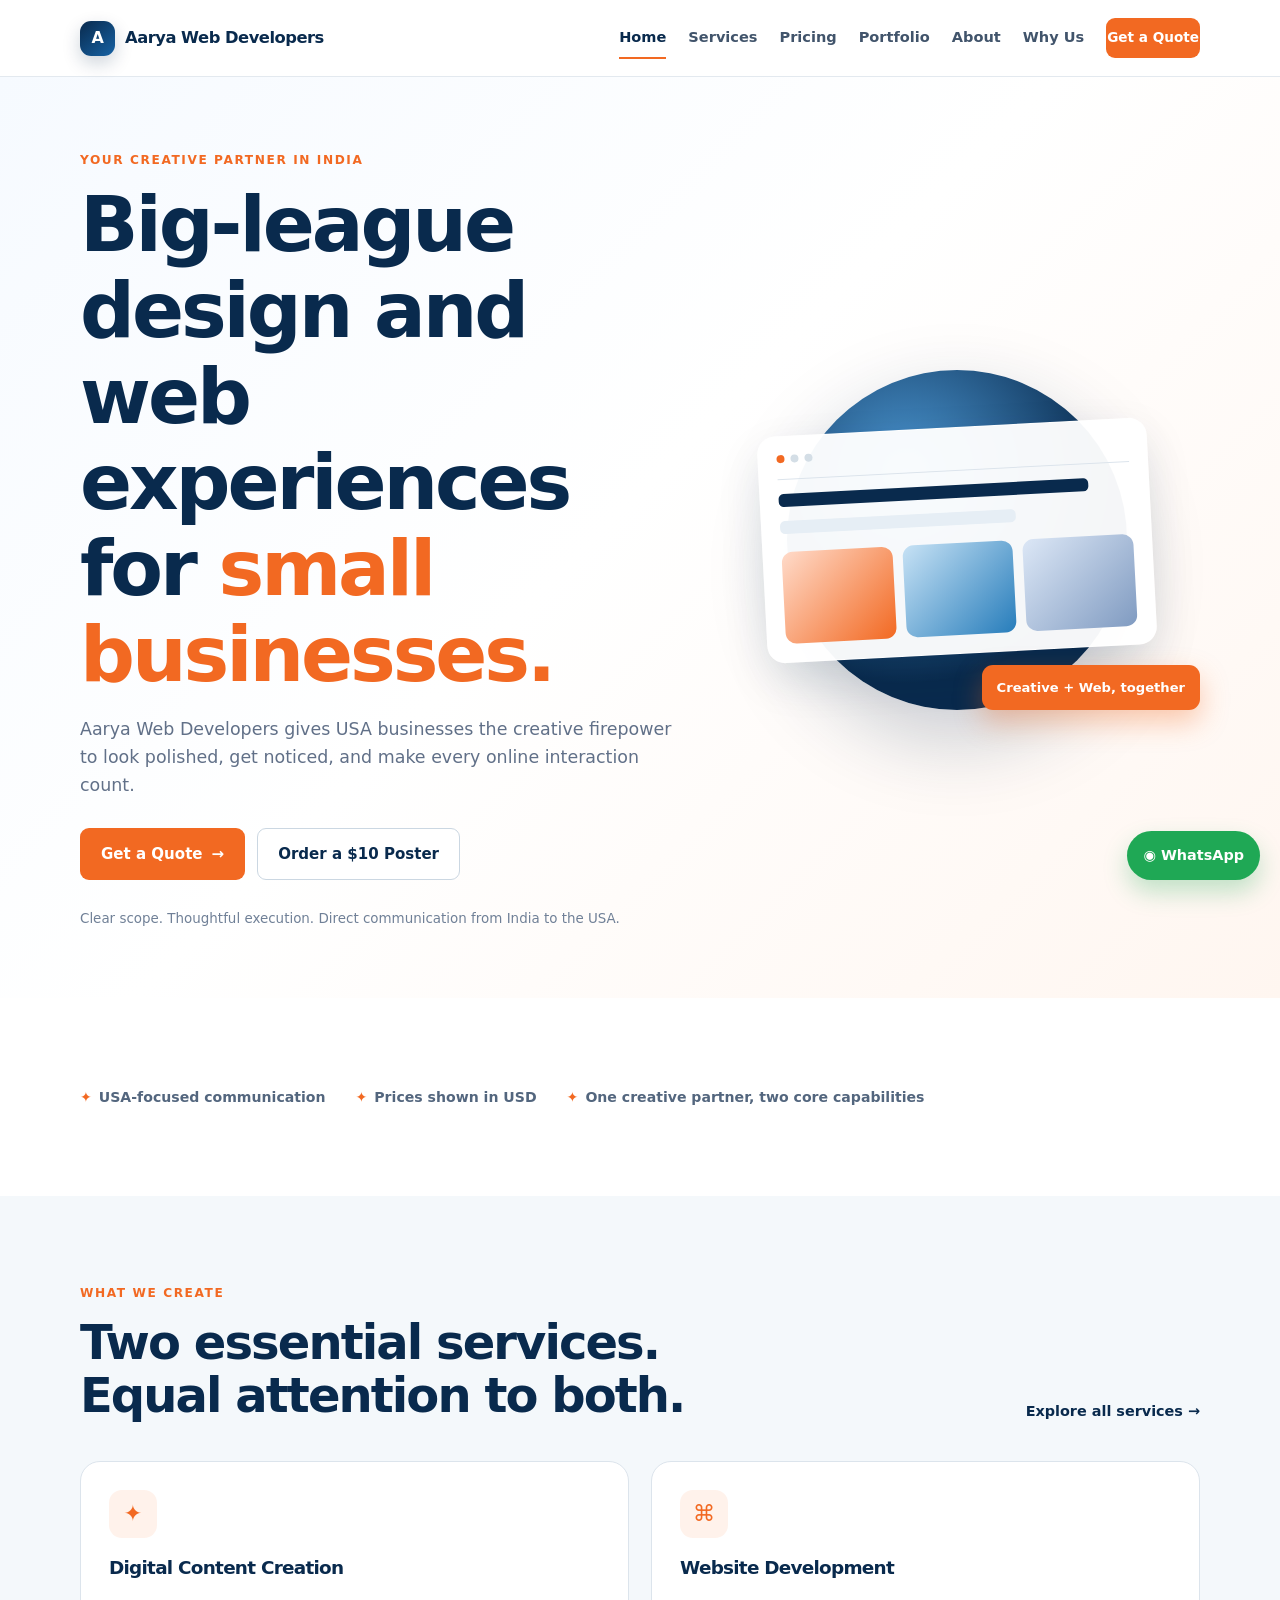
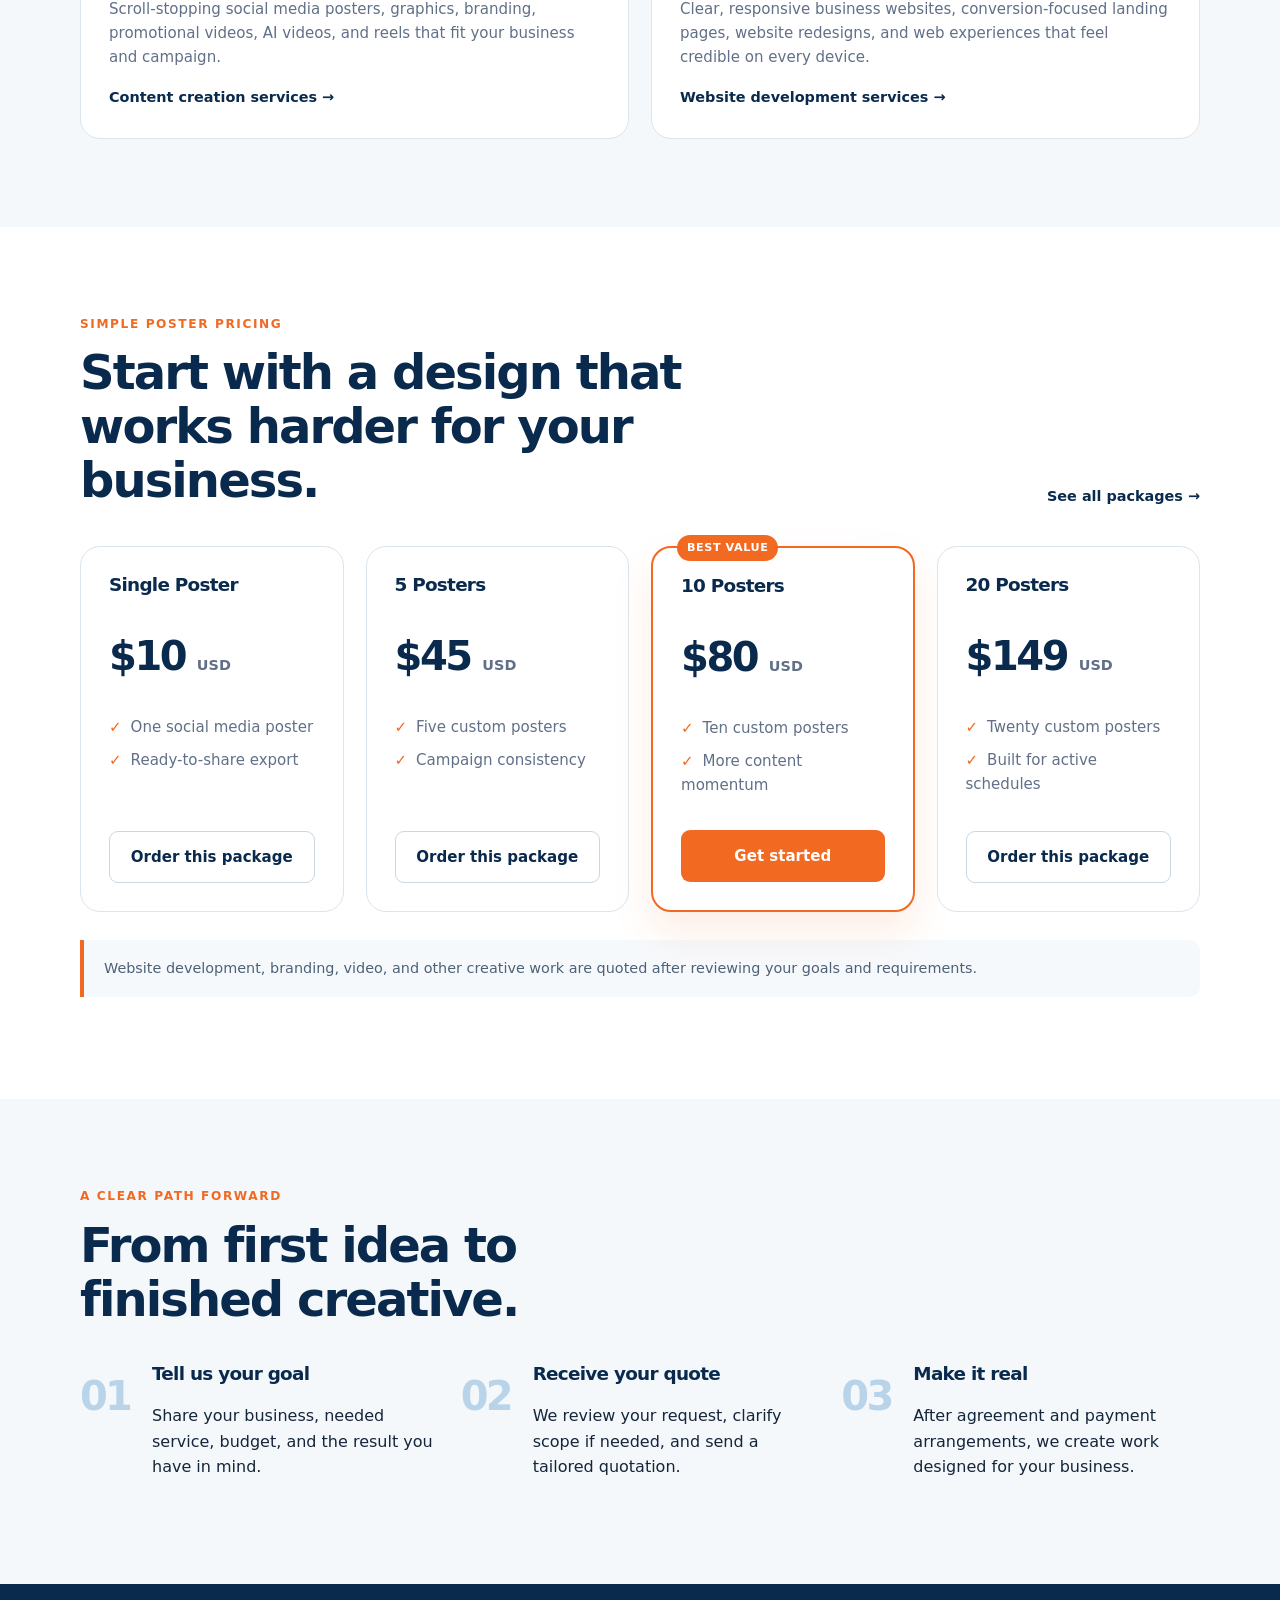
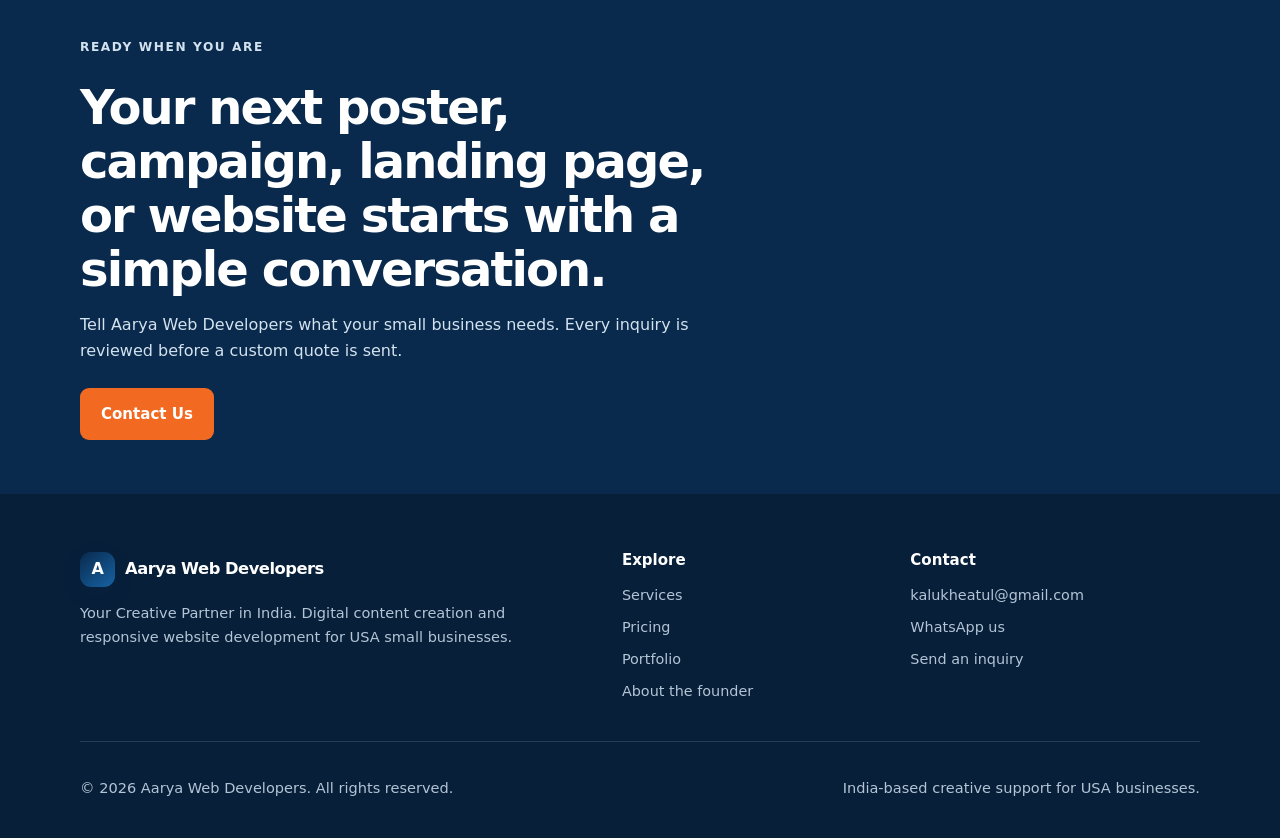
<file: index.html>
<!doctype html>
<html lang="en-US">
<head>
  <meta charset="utf-8">
  <meta name="viewport" content="width=device-width, initial-scale=1">
  <meta name="description" content="Aarya Web Developers helps USA small businesses with polished digital content and responsive websites, created from India.">
  <meta name="theme-color" content="#092a4d">
  <meta property="og:title" content="Aarya Web Developers | Your Creative Partner in India">
  <meta property="og:description" content="Digital content creation and responsive website development for USA small businesses.">
  <meta property="og:type" content="website">
  <link rel="canonical" href="https://www.example.com/">
  <link rel="stylesheet" href="assets/styles.css">
  <title>Aarya Web Developers | Your Creative Partner in India</title>
</head>
<body>
  <a class="skip-link" href="#main">Skip to content</a>
  <header class="site-header">
    <div class="container nav-wrap">
      <a class="brand" href="index.html" aria-label="Aarya Web Developers home"><b class="brand-mark">A</b><span>Aarya Web Developers</span></a>
      <button class="menu-toggle" aria-label="Open navigation menu" aria-expanded="false">&#9776;</button>
      <nav class="nav-links" aria-label="Primary navigation">
        <a href="index.html" aria-current="page">Home</a><a href="services.html">Services</a><a href="pricing.html">Pricing</a><a href="portfolio.html">Portfolio</a><a href="about.html">About</a><a href="why-us.html">Why Us</a><a class="btn btn-primary btn-sm" href="contact.html">Get a Quote</a>
      </nav>
    </div>
  </header>
  <main id="main">
    <section class="hero">
      <div class="container hero-grid">
        <div class="hero-copy reveal">
          <p class="eyebrow">Your Creative Partner in India</p>
          <h1>Big-league design and web experiences for <em>small businesses.</em></h1>
          <p class="lead">Aarya Web Developers gives USA businesses the creative firepower to look polished, get noticed, and make every online interaction count.</p>
          <div class="hero-actions"><a class="btn btn-primary" href="contact.html">Get a Quote <span>→</span></a><a class="btn btn-light" href="pricing.html">Order a $10 Poster</a></div>
          <p class="micro-copy">Clear scope. Thoughtful execution. Direct communication from India to the USA.</p>
        </div>
        <div class="hero-visual" aria-label="Abstract illustration of digital content and website design" role="img">
          <div class="visual-orb"></div><div class="visual-panel"><div class="panel-top"><i></i><i></i><i></i></div><div class="panel-line wide"></div><div class="panel-line medium"></div><div class="panel-tiles"><span></span><span></span><span></span></div></div><div class="floating-tag">Creative + Web, together</div>
        </div>
      </div>
    </section>
    <section class="section">
      <div class="container">
        <div class="trust-row"><span><b>✦</b> USA-focused communication</span><span><b>✦</b> Prices shown in USD</span><span><b>✦</b> One creative partner, two core capabilities</span></div>
      </div>
    </section>
    <section class="section section-soft">
      <div class="container">
        <div class="section-head"><div><p class="eyebrow">What we create</p><h2>Two essential services. Equal attention to both.</h2></div><a class="text-link" href="services.html">Explore all services</a></div>
        <div class="grid two-col">
          <article class="card reveal"><div class="icon-box">✦</div><h3>Digital Content Creation</h3><p>Scroll-stopping social media posters, graphics, branding, promotional videos, AI videos, and reels that fit your business and campaign.</p><a class="text-link" href="services.html#content">Content creation services</a></article>
          <article class="card reveal"><div class="icon-box">⌘</div><h3>Website Development</h3><p>Clear, responsive business websites, conversion-focused landing pages, website redesigns, and web experiences that feel credible on every device.</p><a class="text-link" href="services.html#web">Website development services</a></article>
        </div>
      </div>
    </section>
    <section class="section">
      <div class="container">
        <div class="section-head"><div><p class="eyebrow">Simple poster pricing</p><h2>Start with a design that works harder for your business.</h2></div><a class="text-link" href="pricing.html">See all packages</a></div>
        <div class="grid four-col">
          <article class="pricing-card reveal"><h3>Single Poster</h3><p class="price">$10 <small>USD</small></p><ul class="feature-list"><li>One social media poster</li><li>Ready-to-share export</li></ul><a class="btn btn-light" href="contact.html?package=1%20Poster">Order this package</a></article>
          <article class="pricing-card reveal"><h3>5 Posters</h3><p class="price">$45 <small>USD</small></p><ul class="feature-list"><li>Five custom posters</li><li>Campaign consistency</li></ul><a class="btn btn-light" href="contact.html?package=5%20Posters">Order this package</a></article>
          <article class="pricing-card featured reveal"><span class="price-tag">Best value</span><h3>10 Posters</h3><p class="price">$80 <small>USD</small></p><ul class="feature-list"><li>Ten custom posters</li><li>More content momentum</li></ul><a class="btn btn-primary" href="contact.html?package=10%20Posters">Get started</a></article>
          <article class="pricing-card reveal"><h3>20 Posters</h3><p class="price">$149 <small>USD</small></p><ul class="feature-list"><li>Twenty custom posters</li><li>Built for active schedules</li></ul><a class="btn btn-light" href="contact.html?package=20%20Posters">Order this package</a></article>
        </div>
        <p class="note" style="margin-top:28px">Website development, branding, video, and other creative work are quoted after reviewing your goals and requirements.</p>
      </div>
    </section>
    <section class="section section-soft">
      <div class="container"><div class="section-head"><div><p class="eyebrow">A clear path forward</p><h2>From first idea to finished creative.</h2></div></div>
        <div class="grid three-col process"><div class="process-item reveal"><h3>Tell us your goal</h3><p>Share your business, needed service, budget, and the result you have in mind.</p></div><div class="process-item reveal"><h3>Receive your quote</h3><p>We review your request, clarify scope if needed, and send a tailored quotation.</p></div><div class="process-item reveal"><h3>Make it real</h3><p>After agreement and payment arrangements, we create work designed for your business.</p></div></div>
      </div>
    </section>
    <section class="banner"><div class="container"><p class="eyebrow">Ready when you are</p><h2>Your next poster, campaign, landing page, or website starts with a simple conversation.</h2><p>Tell Aarya Web Developers what your small business needs. Every inquiry is reviewed before a custom quote is sent.</p><a class="btn btn-primary" href="contact.html">Contact Us</a></div></section>
  </main>
  <footer class="site-footer"><div class="container"><div class="footer-grid"><div><a class="brand" href="index.html"><b class="brand-mark">A</b><span>Aarya Web Developers</span></a><p>Your Creative Partner in India. Digital content creation and responsive website development for USA small businesses.</p></div><div><h3>Explore</h3><div class="footer-links"><a href="services.html">Services</a><a href="pricing.html">Pricing</a><a href="portfolio.html">Portfolio</a><a href="about.html">About the founder</a></div></div><div><h3>Contact</h3><div class="footer-links"><a href="mailto:kalukheatul@gmail.com">kalukheatul@gmail.com</a><a href="https://wa.me/918378938665" target="_blank" rel="noopener">WhatsApp us</a><a href="contact.html">Send an inquiry</a></div></div></div><div class="footer-bottom"><p>© <span class="year">2026</span> Aarya Web Developers. All rights reserved.</p><p>India-based creative support for USA businesses.</p></div></div></footer>
  <a class="whatsapp-float" href="https://wa.me/918378938665" target="_blank" rel="noopener" data-whatsapp aria-label="Start a WhatsApp inquiry">◉ WhatsApp</a>
  <script src="assets/script.js"></script>
</body>
</html>
</file>
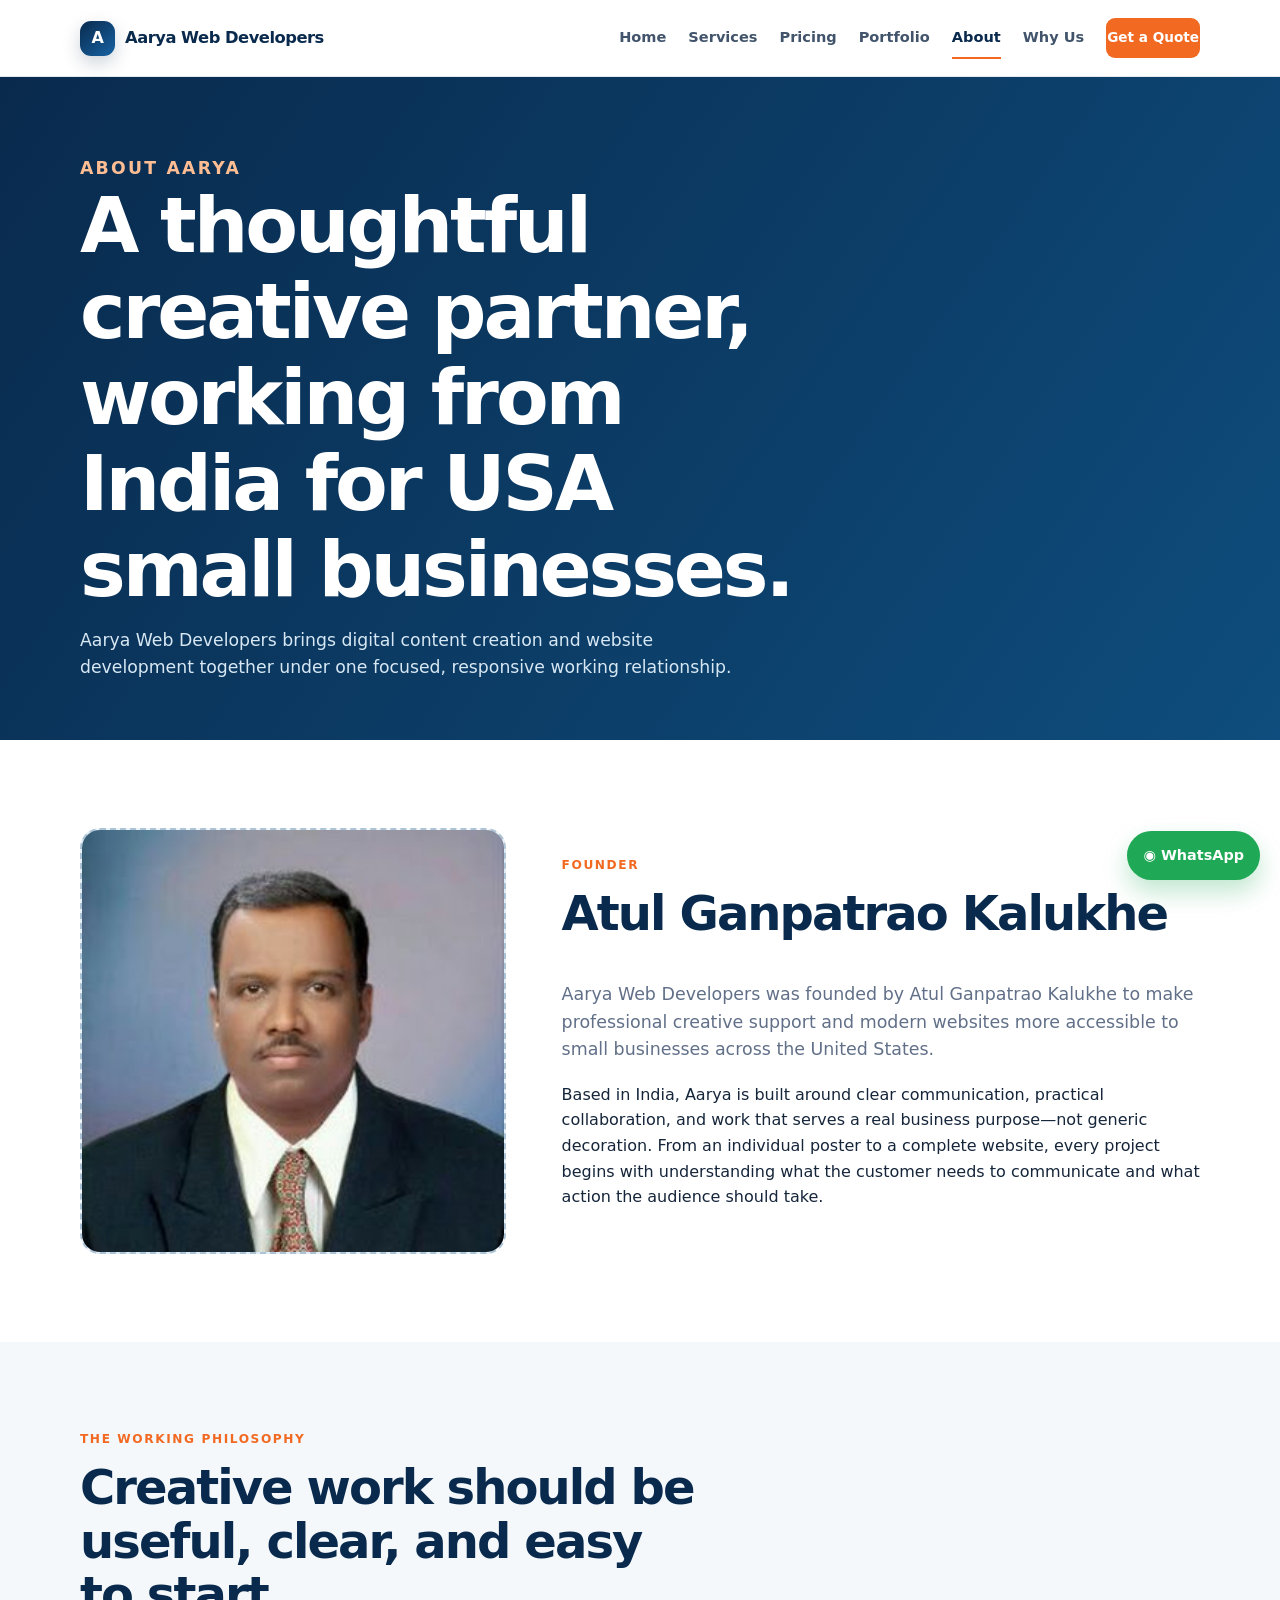
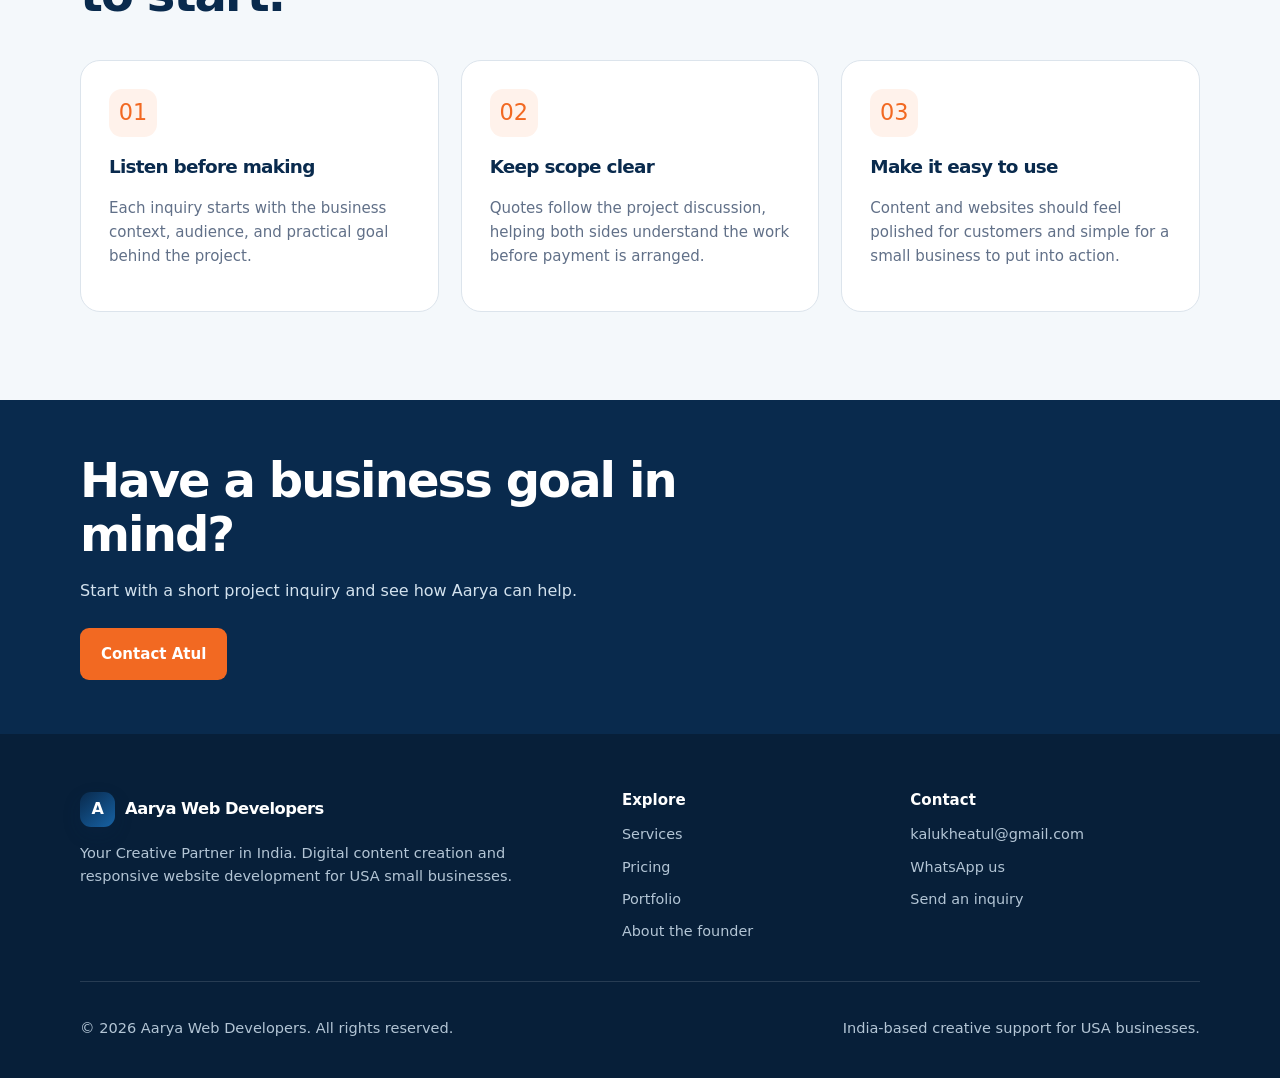
<file: about.html>
<!doctype html><html lang="en-US"><head><meta charset="utf-8"><meta name="viewport" content="width=device-width, initial-scale=1"><meta name="description" content="Meet Atul Ganpatrao Kalukhe, founder of Aarya Web Developers in India."><meta name="theme-color" content="#092a4d"><link rel="canonical" href="https://www.example.com/about.html"><link rel="stylesheet" href="assets/styles.css"><title>About | Aarya Web Developers</title></head><body>
<a class="skip-link" href="#main">Skip to content</a><header class="site-header"><div class="container nav-wrap"><a class="brand" href="index.html"><b class="brand-mark">A</b><span>Aarya Web Developers</span></a><button class="menu-toggle" aria-label="Open navigation menu" aria-expanded="false">&#9776;</button><nav class="nav-links" aria-label="Primary navigation"><a href="index.html">Home</a><a href="services.html">Services</a><a href="pricing.html">Pricing</a><a href="portfolio.html">Portfolio</a><a href="about.html" aria-current="page">About</a><a href="why-us.html">Why Us</a><a class="btn btn-primary btn-sm" href="contact.html">Get a Quote</a></nav></div></header>
<main id="main"><section class="page-hero"><div class="container"><p class="eyebrow">About Aarya</p><h1>A thoughtful creative partner, working from India for USA small businesses.</h1><p>Aarya Web Developers brings digital content creation and website development together under one focused, responsive working relationship.</p></div></section><section class="section"><div class="container founder-grid">

<div class="photo-placeholder reveal">
    <img
        src="AtulPhoto.jpg"
        alt="Atul Ganpatrao Kalukhe - Founder of Aarya Web Developers"
        class="founder-photo"
    >
</div>

<div class="reveal"><p class="eyebrow">Founder</p><h2>Atul Ganpatrao Kalukhe</h2><p class="lead">Aarya Web Developers was founded by Atul Ganpatrao Kalukhe to make professional creative support and modern websites more accessible to small businesses across the United States.</p><p>Based in India, Aarya is built around clear communication, practical collaboration, and work that serves a real business purpose—not generic decoration. From an individual poster to a complete website, every project begins with understanding what the customer needs to communicate and what action the audience should take.</p>



</div></div></section><section class="section section-soft"><div class="container"><div class="section-head"><div><p class="eyebrow">The working philosophy</p><h2>Creative work should be useful, clear, and easy to start.</h2></div></div><div class="grid three-col"><article class="card reveal"><div class="icon-box">01</div><h3>Listen before making</h3><p>Each inquiry starts with the business context, audience, and practical goal behind the project.</p></article><article class="card reveal"><div class="icon-box">02</div><h3>Keep scope clear</h3><p>Quotes follow the project discussion, helping both sides understand the work before payment is arranged.</p></article><article class="card reveal"><div class="icon-box">03</div><h3>Make it easy to use</h3><p>Content and websites should feel polished for customers and simple for a small business to put into action.</p></article></div></div></section><section class="banner"><div class="container"><h2>Have a business goal in mind?</h2><p>Start with a short project inquiry and see how Aarya can help.</p><a class="btn btn-primary" href="contact.html">Contact Atul</a></div></section></main>
<footer class="site-footer"><div class="container"><div class="footer-grid"><div><a class="brand" href="index.html"><b class="brand-mark">A</b><span>Aarya Web Developers</span></a><p>Your Creative Partner in India. Digital content creation and responsive website development for USA small businesses.</p></div><div><h3>Explore</h3><div class="footer-links"><a href="services.html">Services</a><a href="pricing.html">Pricing</a><a href="portfolio.html">Portfolio</a><a href="about.html">About the founder</a></div></div><div><h3>Contact</h3><div class="footer-links"><a href="mailto:kalukheatul@gmail.com">kalukheatul@gmail.com</a><a href="https://wa.me/918378938665" target="_blank" rel="noopener">WhatsApp us</a><a href="contact.html">Send an inquiry</a></div></div></div><div class="footer-bottom"><p>© 2026 Aarya Web Developers. All rights reserved.</p><p>India-based creative support for USA businesses.</p></div></div></footer><a class="whatsapp-float" href="https://wa.me/918378938665" target="_blank" rel="noopener" data-whatsapp>◉ WhatsApp</a><script src="assets/script.js"></script></body></html>
</file>
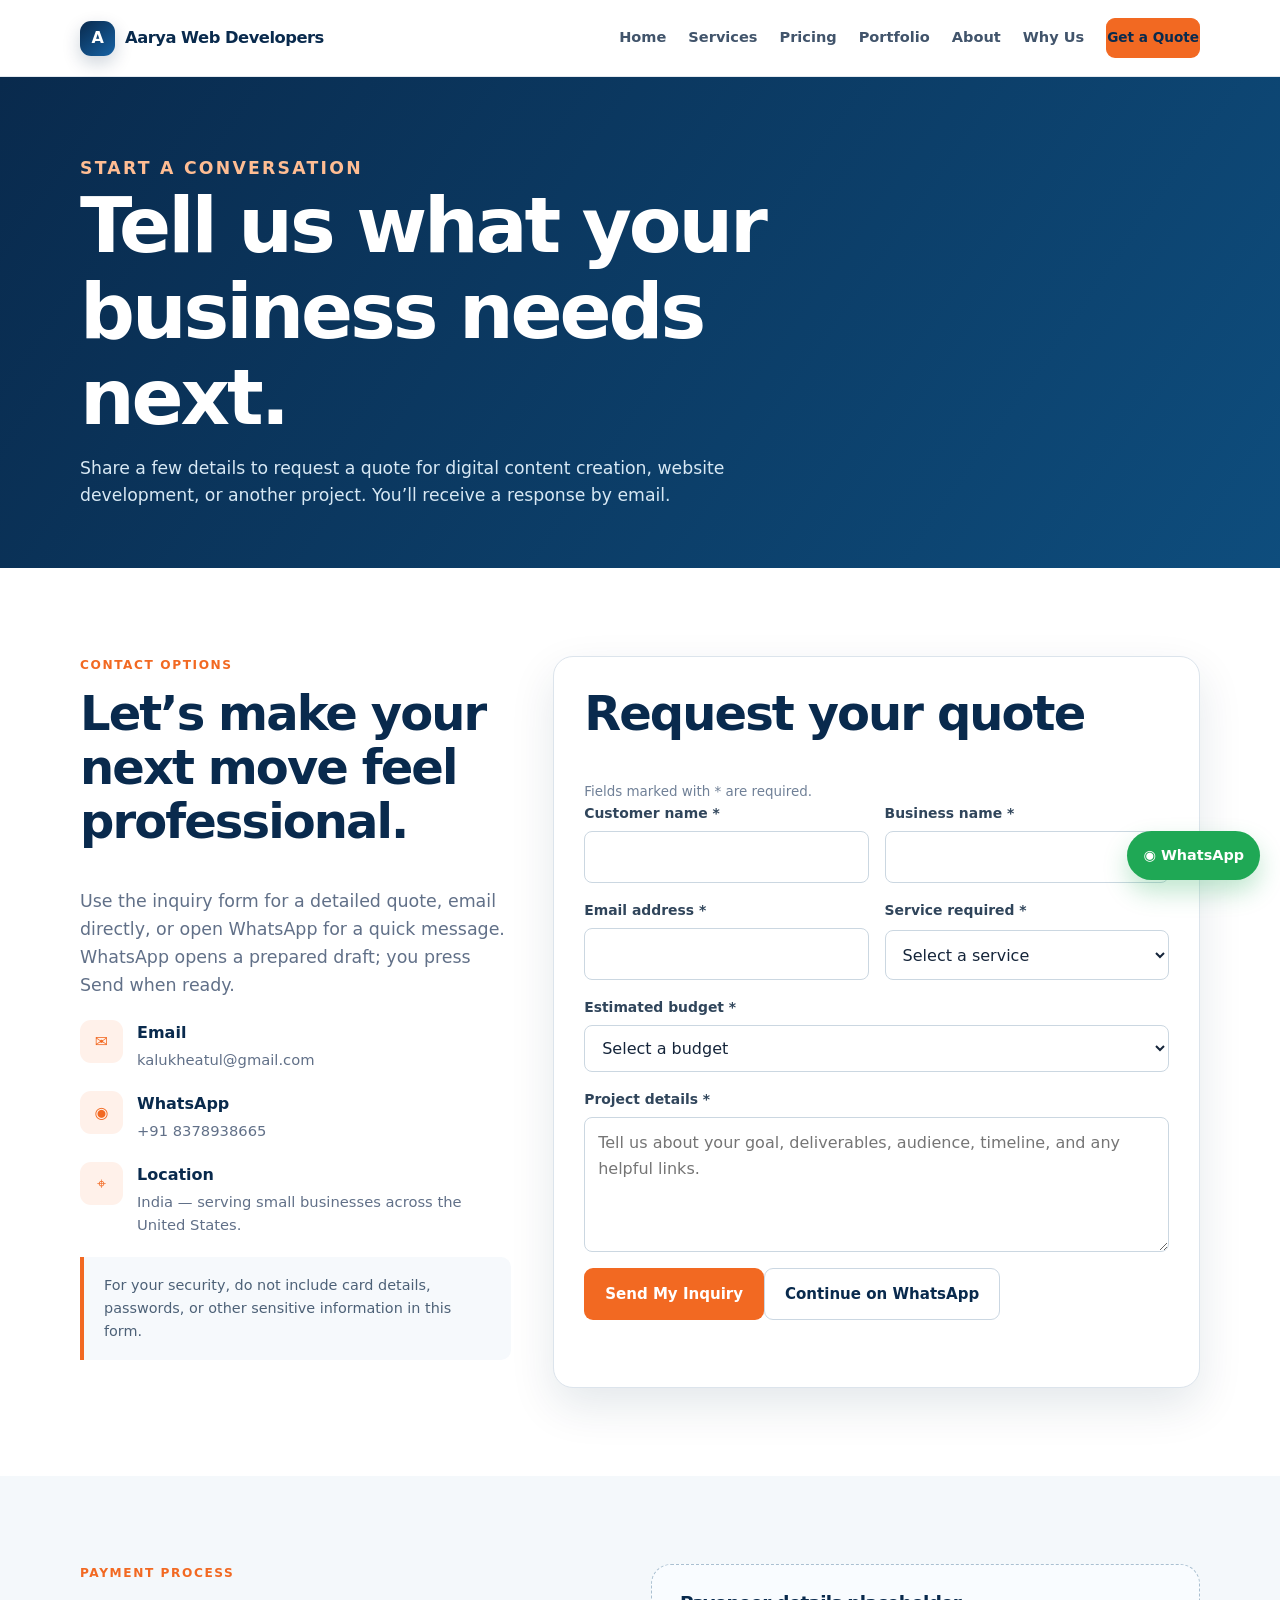
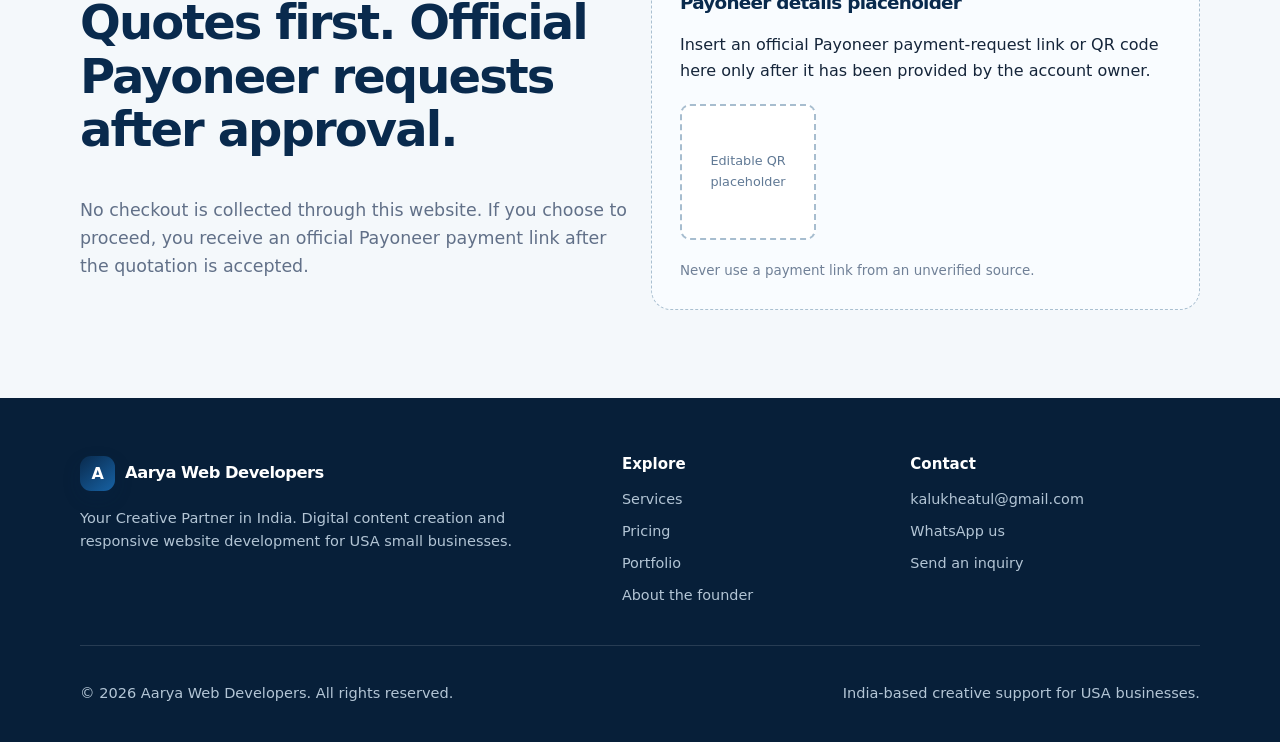
<file: contact.html>
<!doctype html>
<html lang="en-US">
<head>
  <meta charset="utf-8">
  <meta name="viewport" content="width=device-width, initial-scale=1">
  <meta name="description" content="Send a project inquiry to Aarya Web Developers for content creation or website development.">
  <meta name="theme-color" content="#092a4d">
  <link rel="canonical" href="https://www.example.com/contact.html">
  <link rel="stylesheet" href="assets/styles.css">
  <title>Contact | Aarya Web Developers</title>
</head>
<body>
  <a class="skip-link" href="#main">Skip to content</a>
  <header class="site-header"><div class="container nav-wrap"><a class="brand" href="index.html"><b class="brand-mark">A</b><span>Aarya Web Developers</span></a><button class="menu-toggle" aria-label="Open navigation menu" aria-expanded="false">&#9776;</button><nav class="nav-links" aria-label="Primary navigation"><a href="index.html">Home</a><a href="services.html">Services</a><a href="pricing.html">Pricing</a><a href="portfolio.html">Portfolio</a><a href="about.html">About</a><a href="why-us.html">Why Us</a><a class="btn btn-primary btn-sm" href="contact.html" aria-current="page">Get a Quote</a></nav></div></header>
  <main id="main">
    <section class="page-hero"><div class="container"><p class="eyebrow">Start a conversation</p><h1>Tell us what your business needs next.</h1><p>Share a few details to request a quote for digital content creation, website development, or another project. You’ll receive a response by email.</p></div></section>
    <section class="section"><div class="container contact-grid"><aside class="reveal"><p class="eyebrow">Contact options</p><h2>Let’s make your next move feel professional.</h2><p class="lead">Use the inquiry form for a detailed quote, email directly, or open WhatsApp for a quick message. WhatsApp opens a prepared draft; you press Send when ready.</p><div class="contact-point"><i>✉</i><div><strong>Email</strong><p><a href="mailto:kalukheatul@gmail.com">kalukheatul@gmail.com</a></p></div></div><div class="contact-point"><i>◉</i><div><strong>WhatsApp</strong><p><a href="https://wa.me/918378938665" target="_blank" rel="noopener">+91 8378938665</a></p></div></div><div class="contact-point"><i>⌖</i><div><strong>Location</strong><p>India — serving small businesses across the United States.</p></div></div><p class="note">For your security, do not include card details, passwords, or other sensitive information in this form.</p></aside>
      <section class="form-card reveal" aria-labelledby="form-title"><h2 id="form-title">Request your quote</h2><p class="micro-copy">Fields marked with * are required.</p>
        <form id="inquiry-form" action="https://formsubmit.co/ajax/kalukheatul@gmail.com" method="POST">
          <input type="hidden" name="_subject" value="New inquiry from Aarya Web Developers website">
          <input type="hidden" name="_template" value="table">
          <input type="hidden" name="_autoresponse" value="Thank you for contacting Aarya Web Developers. Your inquiry has been received and we will reply shortly.">
          <div class="hp-field" aria-hidden="true"><label for="website">Leave this field empty</label><input id="website" name="website" type="text" tabindex="-1" autocomplete="off"></div>
          <div class="form-grid"><div class="field"><label for="name">Customer name *</label><input id="name" name="name" type="text" autocomplete="name" required></div><div class="field"><label for="business">Business name *</label><input id="business" name="business" type="text" autocomplete="organization" required></div></div>
          <div class="form-grid"><div class="field"><label for="email">Email address *</label><input id="email" name="email" type="email" autocomplete="email" required></div><div class="field"><label for="service">Service required *</label><select id="service" name="service" required><option value="" disabled selected>Select a service</option><option>Social Media Posters / Graphics</option><option>Branding</option><option>Promotional Videos</option><option>AI Videos and Reels</option><option>Business Website</option><option>Landing Page</option><option>Responsive Website</option><option>Website Redesign</option><option>Other / Not sure yet</option></select></div></div>
          <div class="field"><label for="budget">Estimated budget *</label><select id="budget" name="budget" required><option value="" disabled selected>Select a budget</option><option>Starting at $10</option><option>$10–$49</option><option>$50–$99</option><option>$100–$249</option><option>$250–$499</option><option>$500+</option><option>Need a quote</option></select></div>
          <div class="field"><label for="details">Project details *</label><textarea id="details" name="details" placeholder="Tell us about your goal, deliverables, audience, timeline, and any helpful links." required></textarea></div>
          <button class="btn btn-primary" type="submit">Send My Inquiry</button><a class="btn btn-light" href="https://wa.me/918378938665" target="_blank" rel="noopener" data-whatsapp>Continue on WhatsApp</a><p class="form-status" role="status" aria-live="polite"></p>
        </form>
      </section></div></section>
    <section class="section section-soft"><div class="container grid two-col"><div><p class="eyebrow">Payment process</p><h2>Quotes first. Official Payoneer requests after approval.</h2><p class="lead">No checkout is collected through this website. If you choose to proceed, you receive an official Payoneer payment link after the quotation is accepted.</p></div><div class="payment-box"><h3>Payoneer details placeholder</h3><p>Insert an official Payoneer payment-request link or QR code here only after it has been provided by the account owner.</p><div class="qr-placeholder">Editable QR<br>placeholder</div><p class="micro-copy">Never use a payment link from an unverified source.</p></div></div></section>
  </main>
  <footer class="site-footer"><div class="container"><div class="footer-grid"><div><a class="brand" href="index.html"><b class="brand-mark">A</b><span>Aarya Web Developers</span></a><p>Your Creative Partner in India. Digital content creation and responsive website development for USA small businesses.</p></div><div><h3>Explore</h3><div class="footer-links"><a href="services.html">Services</a><a href="pricing.html">Pricing</a><a href="portfolio.html">Portfolio</a><a href="about.html">About the founder</a></div></div><div><h3>Contact</h3><div class="footer-links"><a href="mailto:kalukheatul@gmail.com">kalukheatul@gmail.com</a><a href="https://wa.me/918378938665" target="_blank" rel="noopener">WhatsApp us</a><a href="contact.html">Send an inquiry</a></div></div></div><div class="footer-bottom"><p>© 2026 Aarya Web Developers. All rights reserved.</p><p>India-based creative support for USA businesses.</p></div></div></footer><a class="whatsapp-float" href="https://wa.me/918378938665" target="_blank" rel="noopener" data-whatsapp>◉ WhatsApp</a><script src="assets/script.js"></script>
</body></html>
</file>
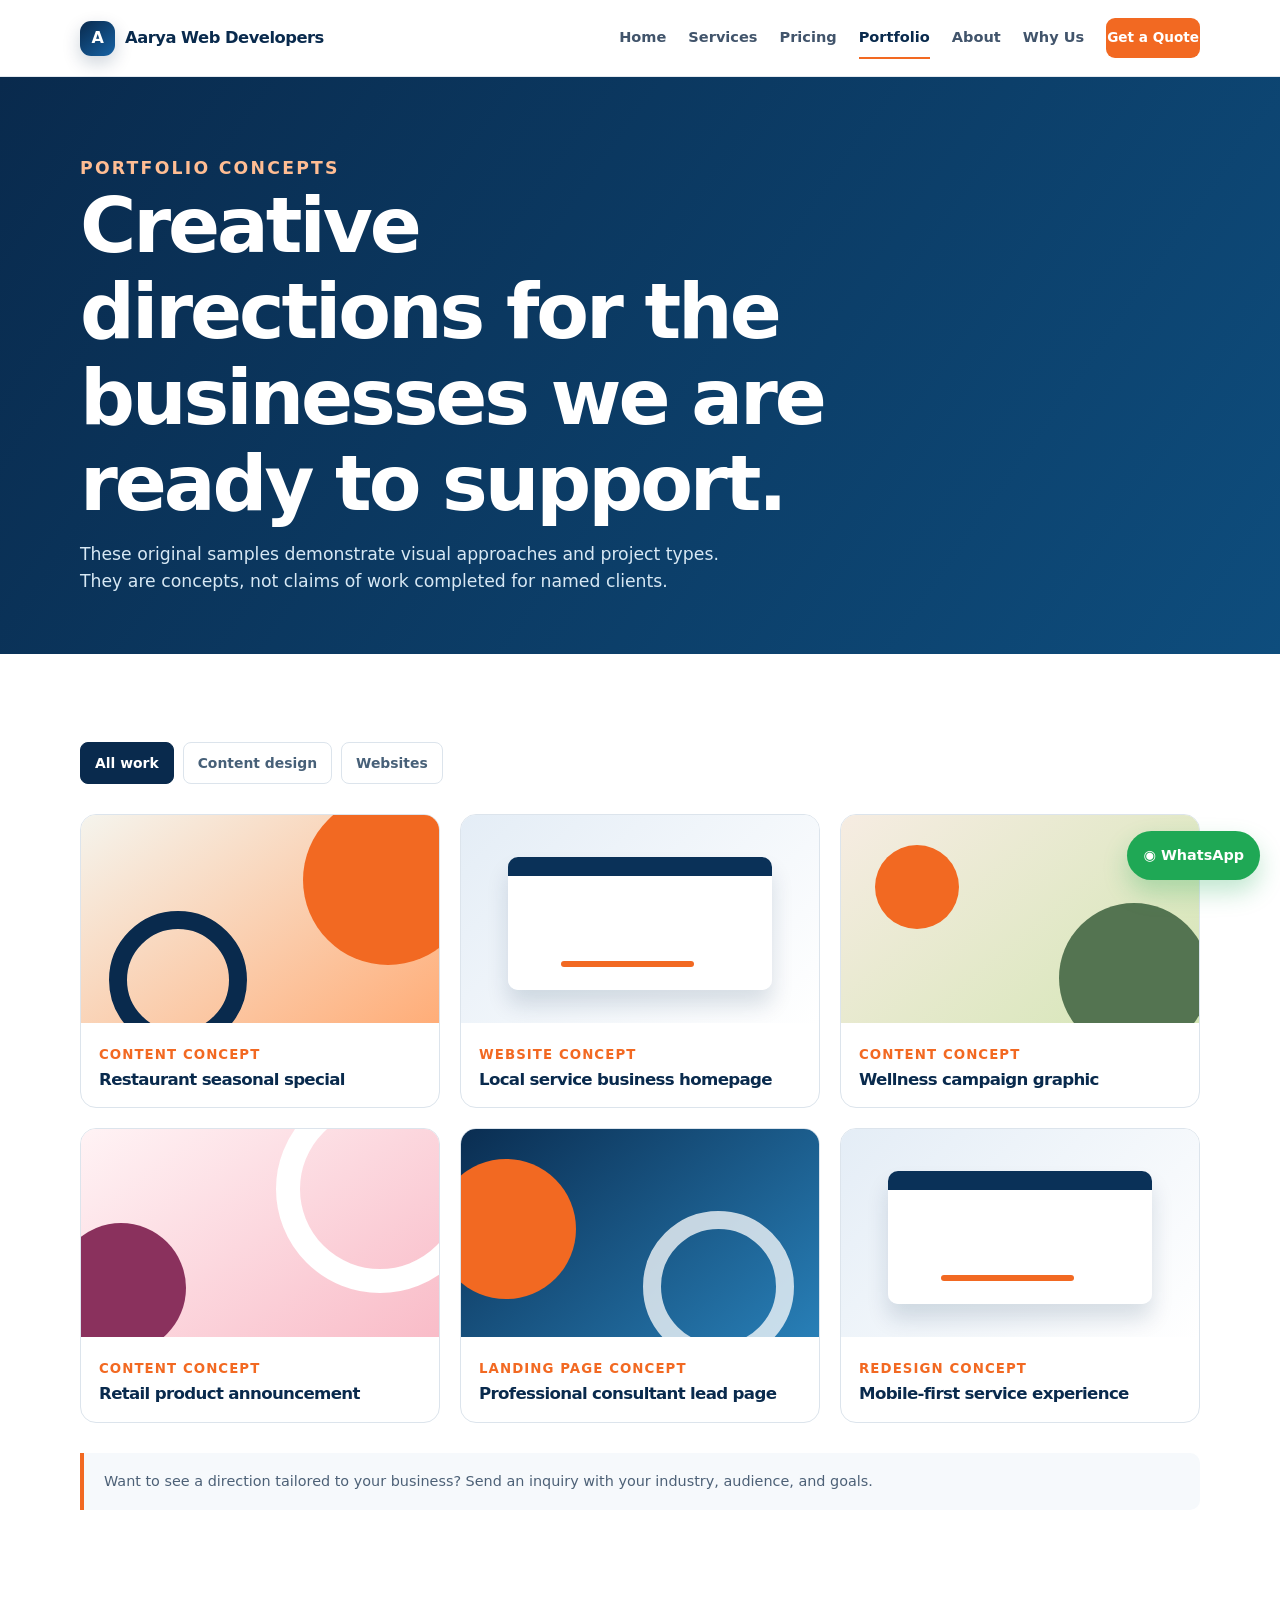
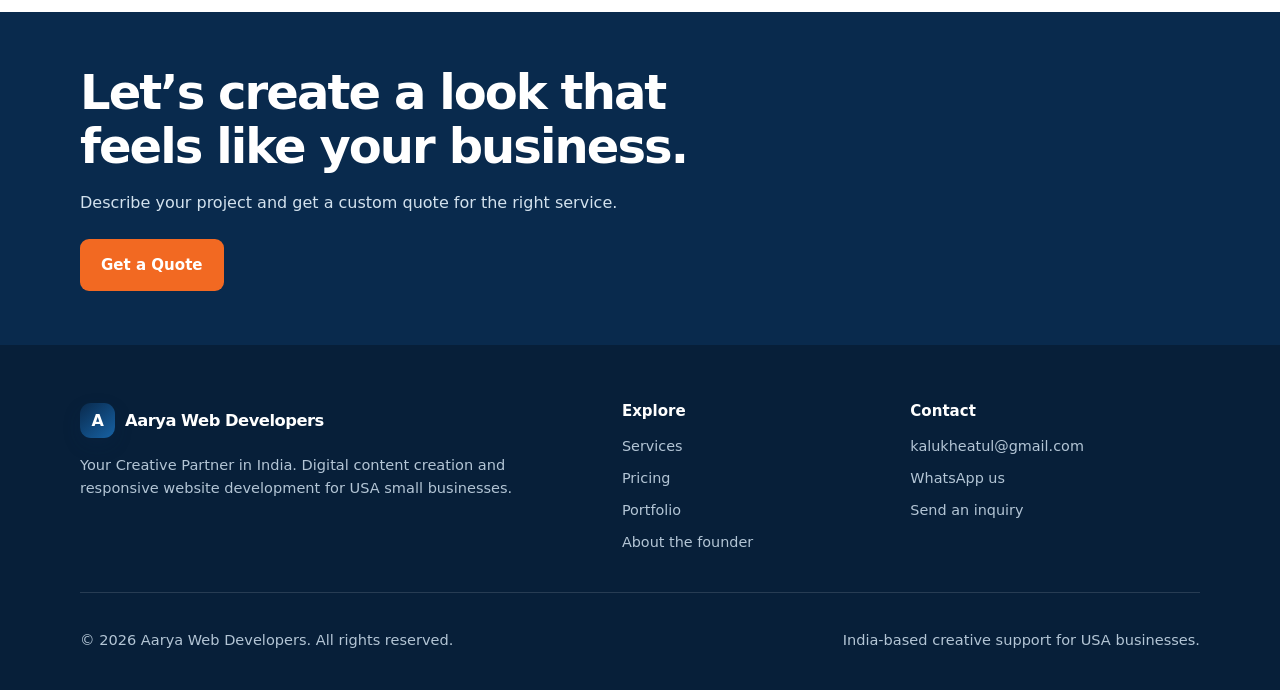
<file: portfolio.html>
<!doctype html><html lang="en-US"><head><meta charset="utf-8"><meta name="viewport" content="width=device-width, initial-scale=1"><meta name="description" content="Sample creative concepts and website project directions by Aarya Web Developers."><meta name="theme-color" content="#092a4d"><link rel="canonical" href="https://www.example.com/portfolio.html"><link rel="stylesheet" href="assets/styles.css"><title>Portfolio | Aarya Web Developers</title></head><body>
<a class="skip-link" href="#main">Skip to content</a><header class="site-header"><div class="container nav-wrap"><a class="brand" href="index.html"><b class="brand-mark">A</b><span>Aarya Web Developers</span></a><button class="menu-toggle" aria-label="Open navigation menu" aria-expanded="false">&#9776;</button><nav class="nav-links" aria-label="Primary navigation"><a href="index.html">Home</a><a href="services.html">Services</a><a href="pricing.html">Pricing</a><a href="portfolio.html" aria-current="page">Portfolio</a><a href="about.html">About</a><a href="why-us.html">Why Us</a><a class="btn btn-primary btn-sm" href="contact.html">Get a Quote</a></nav></div></header>
<main id="main"><section class="page-hero"><div class="container"><p class="eyebrow">Portfolio concepts</p><h1>Creative directions for the businesses we are ready to support.</h1><p>These original samples demonstrate visual approaches and project types. They are concepts, not claims of work completed for named clients.</p></div></section><section class="section"><div class="container"><div class="portfolio-filters" role="group" aria-label="Filter portfolio projects"><button class="filter-btn active" data-filter="all" aria-pressed="true">All work</button><button class="filter-btn" data-filter="content" aria-pressed="false">Content design</button><button class="filter-btn" data-filter="website" aria-pressed="false">Websites</button></div><div class="portfolio-grid"><article class="work-item reveal" data-category="content"><div class="work-art art-orange" aria-hidden="true"></div><div class="work-info"><small>Content concept</small><h3>Restaurant seasonal special</h3></div></article><article class="work-item reveal" data-category="website"><div class="work-art art-web" aria-hidden="true"></div><div class="work-info"><small>Website concept</small><h3>Local service business homepage</h3></div></article><article class="work-item reveal" data-category="content"><div class="work-art art-green" aria-hidden="true"></div><div class="work-info"><small>Content concept</small><h3>Wellness campaign graphic</h3></div></article><article class="work-item reveal" data-category="content"><div class="work-art art-pink" aria-hidden="true"></div><div class="work-info"><small>Content concept</small><h3>Retail product announcement</h3></div></article><article class="work-item reveal" data-category="website"><div class="work-art art-blue" aria-hidden="true"></div><div class="work-info"><small>Landing page concept</small><h3>Professional consultant lead page</h3></div></article><article class="work-item reveal" data-category="website"><div class="work-art art-web" aria-hidden="true"></div><div class="work-info"><small>Redesign concept</small><h3>Mobile-first service experience</h3></div></article></div><p class="note" style="margin-top:30px">Want to see a direction tailored to your business? Send an inquiry with your industry, audience, and goals.</p></div></section><section class="banner"><div class="container"><h2>Let’s create a look that feels like your business.</h2><p>Describe your project and get a custom quote for the right service.</p><a class="btn btn-primary" href="contact.html">Get a Quote</a></div></section></main>
<footer class="site-footer"><div class="container"><div class="footer-grid"><div><a class="brand" href="index.html"><b class="brand-mark">A</b><span>Aarya Web Developers</span></a><p>Your Creative Partner in India. Digital content creation and responsive website development for USA small businesses.</p></div><div><h3>Explore</h3><div class="footer-links"><a href="services.html">Services</a><a href="pricing.html">Pricing</a><a href="portfolio.html">Portfolio</a><a href="about.html">About the founder</a></div></div><div><h3>Contact</h3><div class="footer-links"><a href="mailto:kalukheatul@gmail.com">kalukheatul@gmail.com</a><a href="https://wa.me/918378938665" target="_blank" rel="noopener">WhatsApp us</a><a href="contact.html">Send an inquiry</a></div></div></div><div class="footer-bottom"><p>© 2026 Aarya Web Developers. All rights reserved.</p><p>India-based creative support for USA businesses.</p></div></div></footer><a class="whatsapp-float" href="https://wa.me/918378938665" target="_blank" rel="noopener" data-whatsapp>◉ WhatsApp</a><script src="assets/script.js"></script></body></html>
</file>
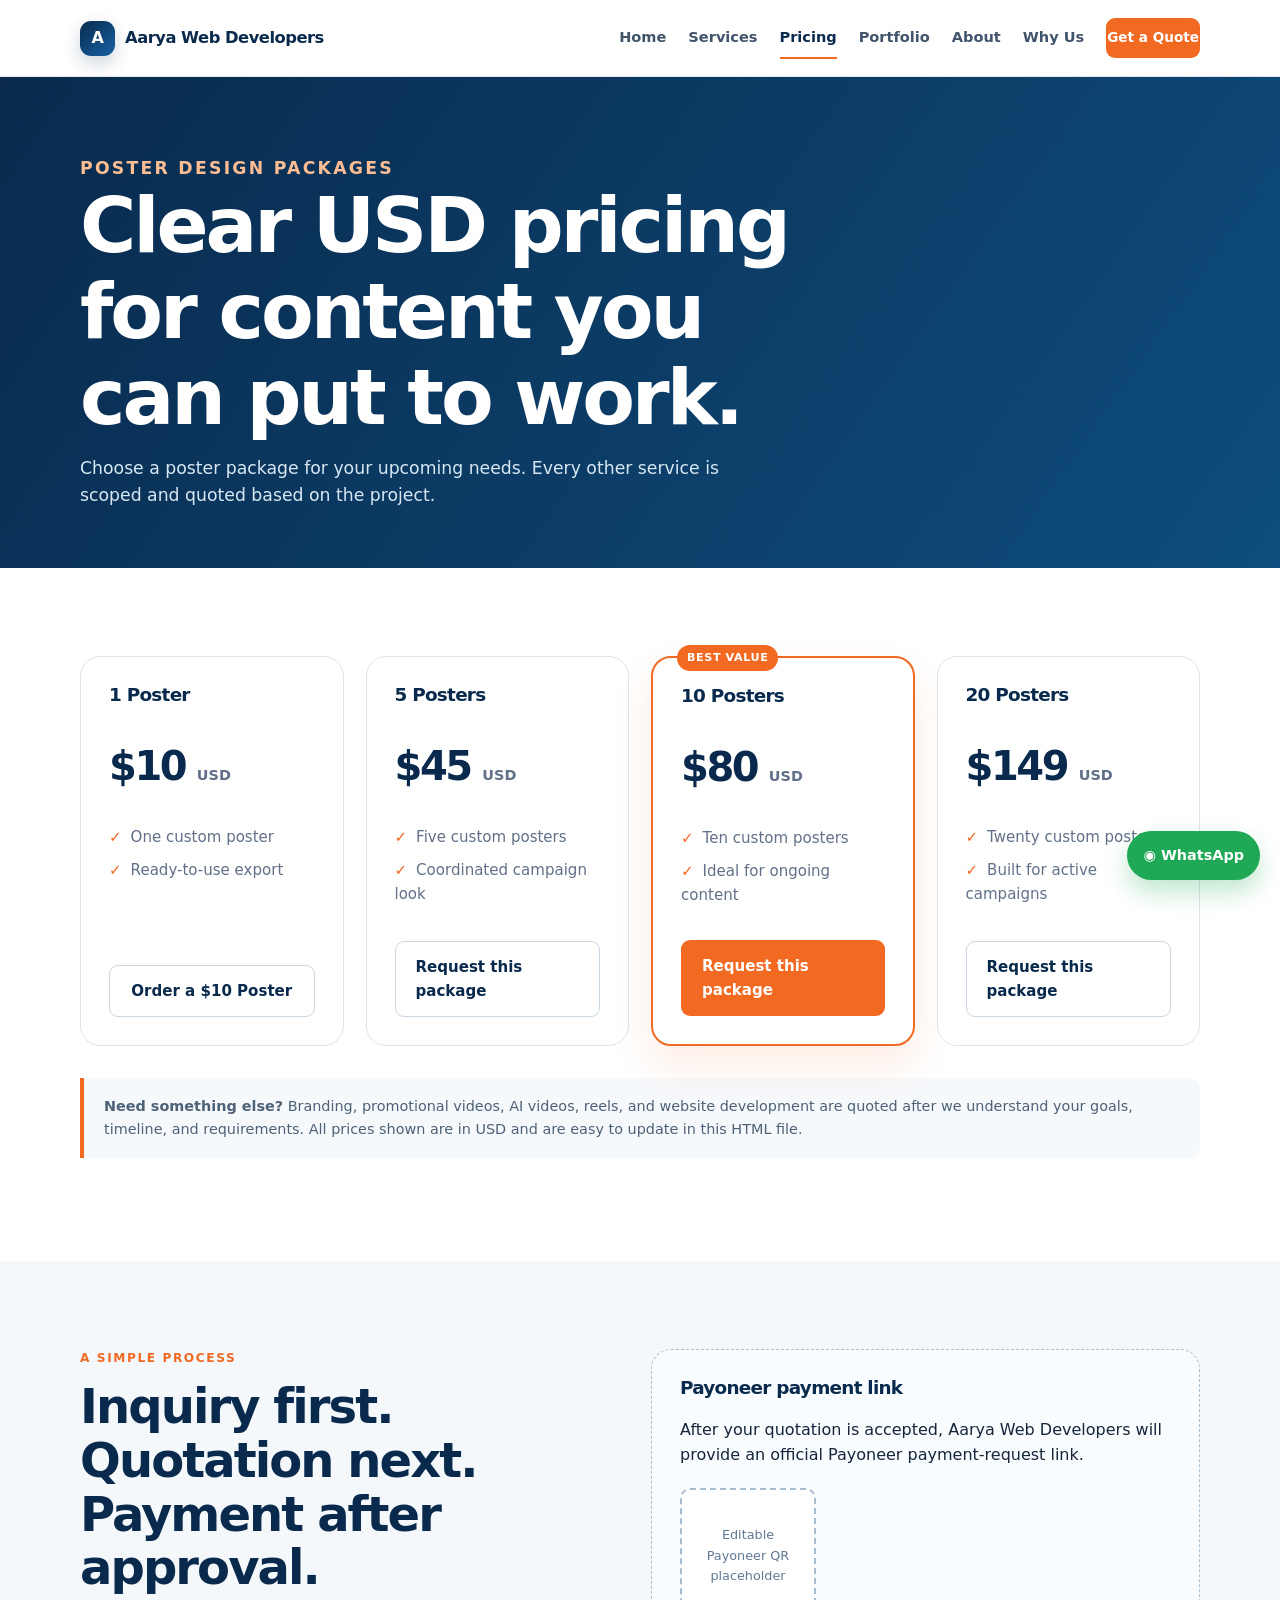
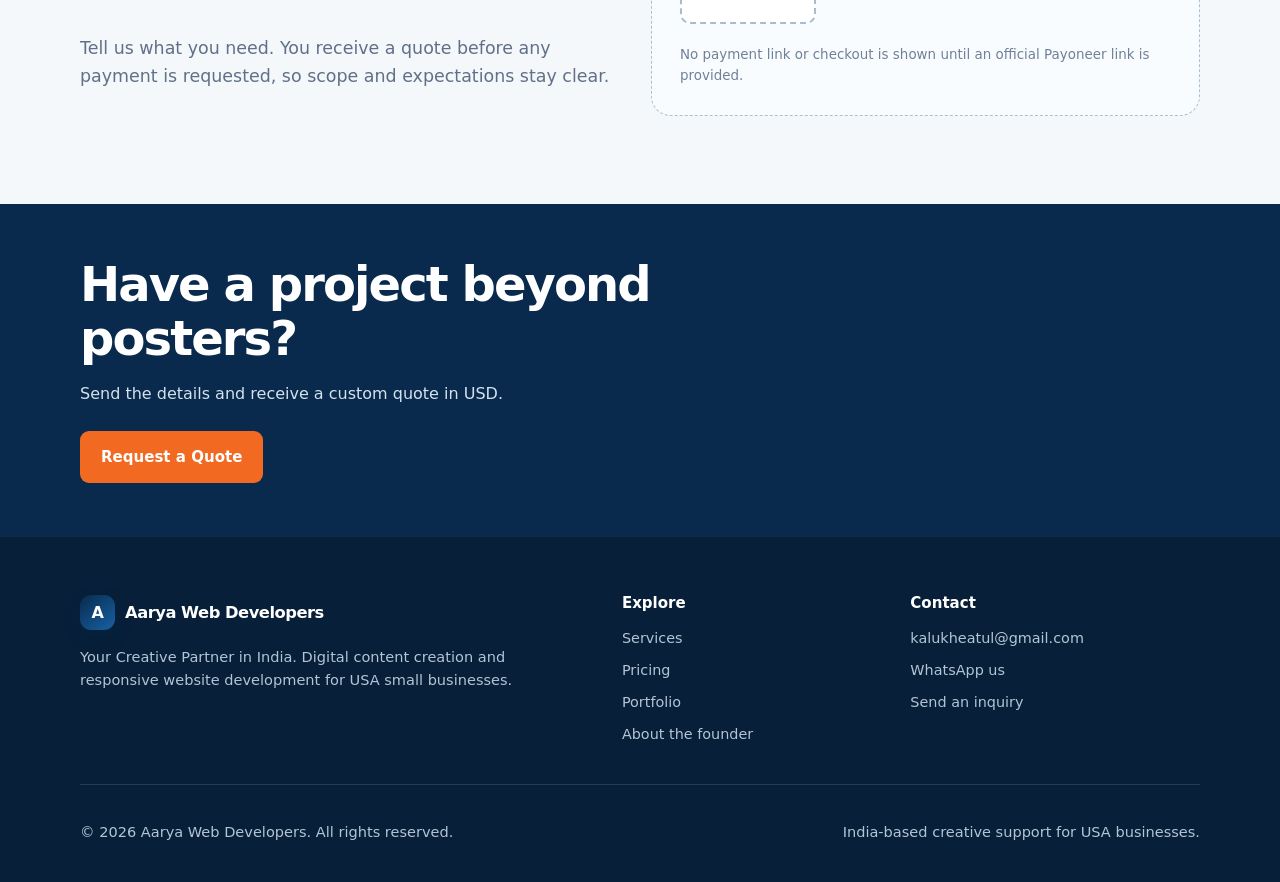
<file: pricing.html>
<!doctype html><html lang="en-US"><head><meta charset="utf-8"><meta name="viewport" content="width=device-width, initial-scale=1"><meta name="description" content="USD poster design pricing from Aarya Web Developers, beginning at $10."><meta name="theme-color" content="#092a4d"><link rel="canonical" href="https://www.example.com/pricing.html"><link rel="stylesheet" href="assets/styles.css"><title>Pricing | Aarya Web Developers</title></head><body>
<a class="skip-link" href="#main">Skip to content</a><header class="site-header"><div class="container nav-wrap"><a class="brand" href="index.html"><b class="brand-mark">A</b><span>Aarya Web Developers</span></a><button class="menu-toggle" aria-label="Open navigation menu" aria-expanded="false">&#9776;</button><nav class="nav-links" aria-label="Primary navigation"><a href="index.html">Home</a><a href="services.html">Services</a><a href="pricing.html" aria-current="page">Pricing</a><a href="portfolio.html">Portfolio</a><a href="about.html">About</a><a href="why-us.html">Why Us</a><a class="btn btn-primary btn-sm" href="contact.html">Get a Quote</a></nav></div></header>
<main id="main"><section class="page-hero"><div class="container"><p class="eyebrow">Poster design packages</p><h1>Clear USD pricing for content you can put to work.</h1><p>Choose a poster package for your upcoming needs. Every other service is scoped and quoted based on the project.</p></div></section><section class="section"><div class="container"><div class="grid four-col"><article class="pricing-card reveal"><h3>1 Poster</h3><p class="price">$10 <small>USD</small></p><ul class="feature-list"><li>One custom poster</li><li>Ready-to-use export</li></ul><a class="btn btn-light" href="contact.html?package=1%20Poster">Order a $10 Poster</a></article><article class="pricing-card reveal"><h3>5 Posters</h3><p class="price">$45 <small>USD</small></p><ul class="feature-list"><li>Five custom posters</li><li>Coordinated campaign look</li></ul><a class="btn btn-light" href="contact.html?package=5%20Posters">Request this package</a></article><article class="pricing-card featured reveal"><span class="price-tag">Best value</span><h3>10 Posters</h3><p class="price">$80 <small>USD</small></p><ul class="feature-list"><li>Ten custom posters</li><li>Ideal for ongoing content</li></ul><a class="btn btn-primary" href="contact.html?package=10%20Posters">Request this package</a></article><article class="pricing-card reveal"><h3>20 Posters</h3><p class="price">$149 <small>USD</small></p><ul class="feature-list"><li>Twenty custom posters</li><li>Built for active campaigns</li></ul><a class="btn btn-light" href="contact.html?package=20%20Posters">Request this package</a></article></div><p class="note" style="margin-top:32px"><strong>Need something else?</strong> Branding, promotional videos, AI videos, reels, and website development are quoted after we understand your goals, timeline, and requirements. All prices shown are in USD and are easy to update in this HTML file.</p></div></section><section class="section section-soft"><div class="container grid two-col"><div><p class="eyebrow">A simple process</p><h2>Inquiry first. Quotation next. Payment after approval.</h2><p class="lead">Tell us what you need. You receive a quote before any payment is requested, so scope and expectations stay clear.</p></div><div class="payment-box"><h3>Payoneer payment link</h3><p>After your quotation is accepted, Aarya Web Developers will provide an official Payoneer payment-request link.</p><div class="qr-placeholder">Editable<br>Payoneer QR<br>placeholder</div><p class="micro-copy">No payment link or checkout is shown until an official Payoneer link is provided.</p></div></div></section><section class="banner"><div class="container"><h2>Have a project beyond posters?</h2><p>Send the details and receive a custom quote in USD.</p><a class="btn btn-primary" href="contact.html">Request a Quote</a></div></section></main>
<footer class="site-footer"><div class="container"><div class="footer-grid"><div><a class="brand" href="index.html"><b class="brand-mark">A</b><span>Aarya Web Developers</span></a><p>Your Creative Partner in India. Digital content creation and responsive website development for USA small businesses.</p></div><div><h3>Explore</h3><div class="footer-links"><a href="services.html">Services</a><a href="pricing.html">Pricing</a><a href="portfolio.html">Portfolio</a><a href="about.html">About the founder</a></div></div><div><h3>Contact</h3><div class="footer-links"><a href="mailto:kalukheatul@gmail.com">kalukheatul@gmail.com</a><a href="https://wa.me/918378938665" target="_blank" rel="noopener">WhatsApp us</a><a href="contact.html">Send an inquiry</a></div></div></div><div class="footer-bottom"><p>© 2026 Aarya Web Developers. All rights reserved.</p><p>India-based creative support for USA businesses.</p></div></div></footer><a class="whatsapp-float" href="https://wa.me/918378938665" target="_blank" rel="noopener" data-whatsapp>◉ WhatsApp</a><script src="assets/script.js"></script></body></html>
</file>
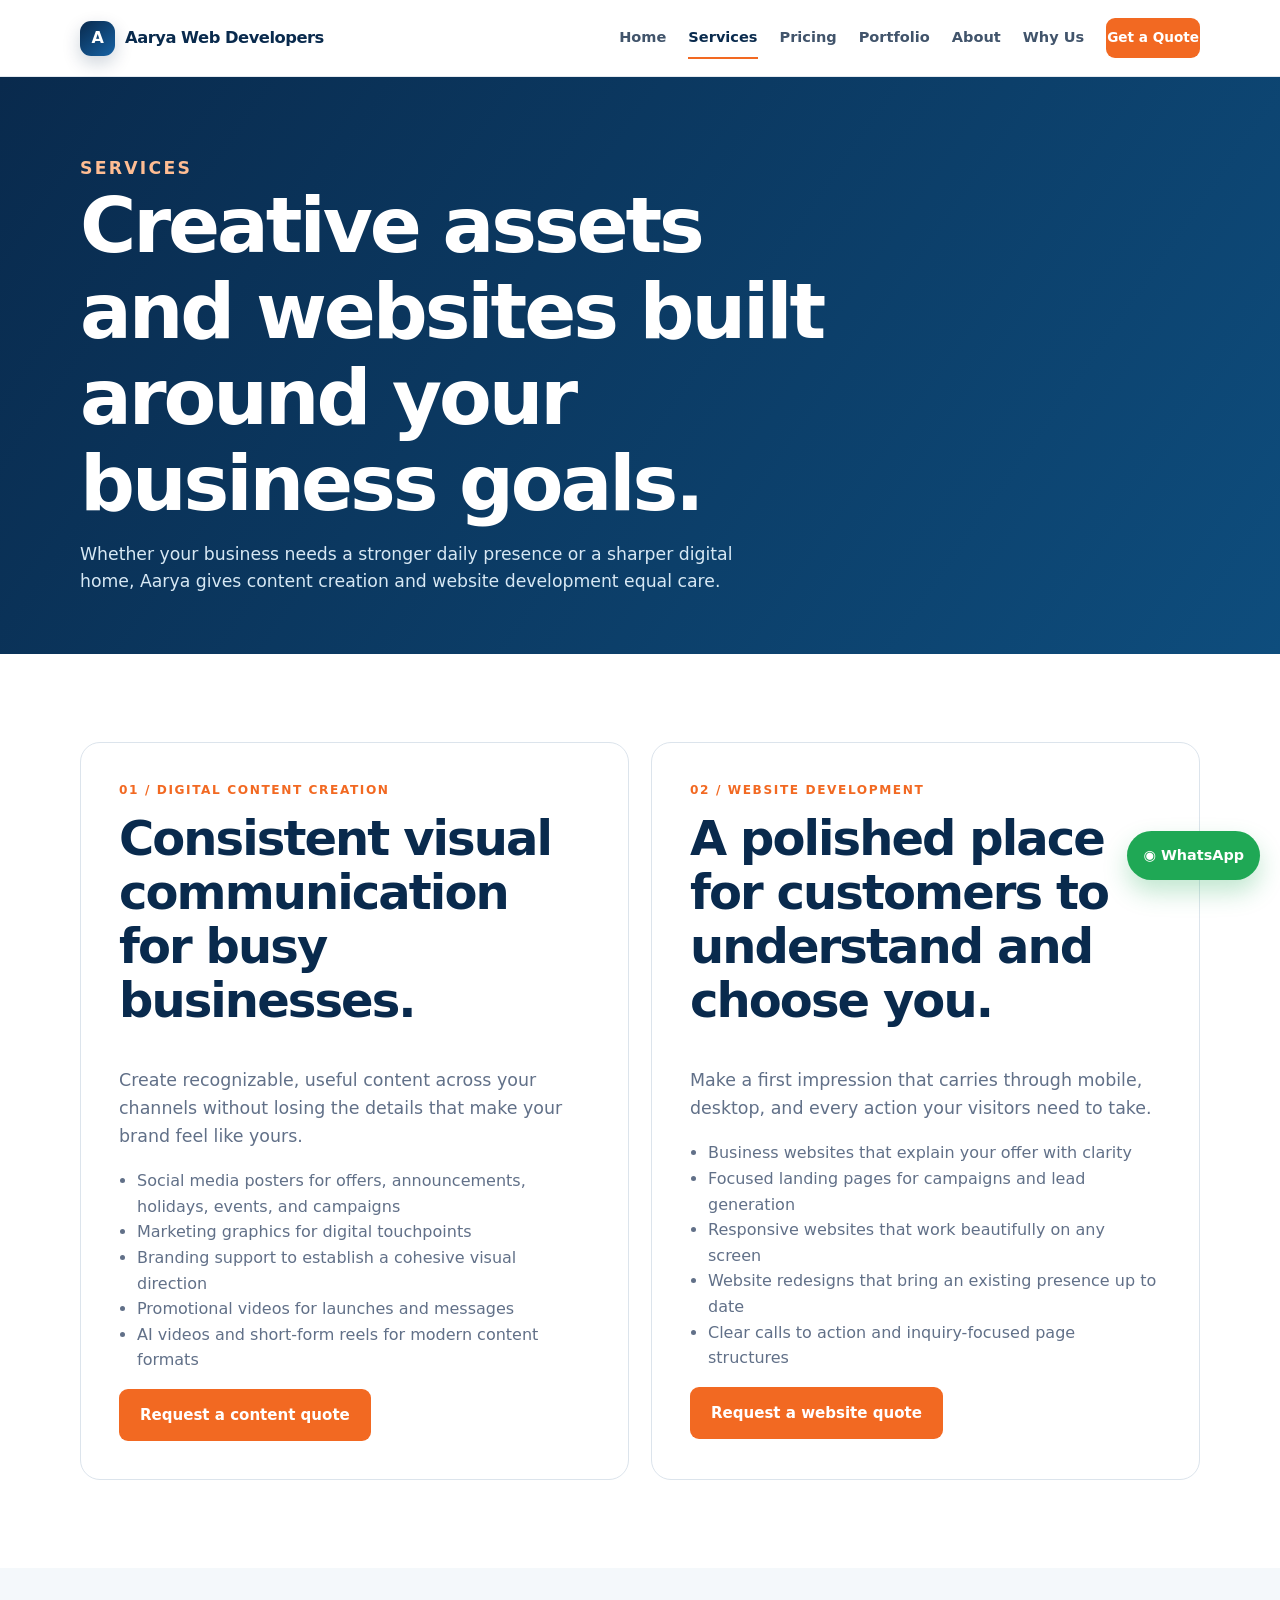
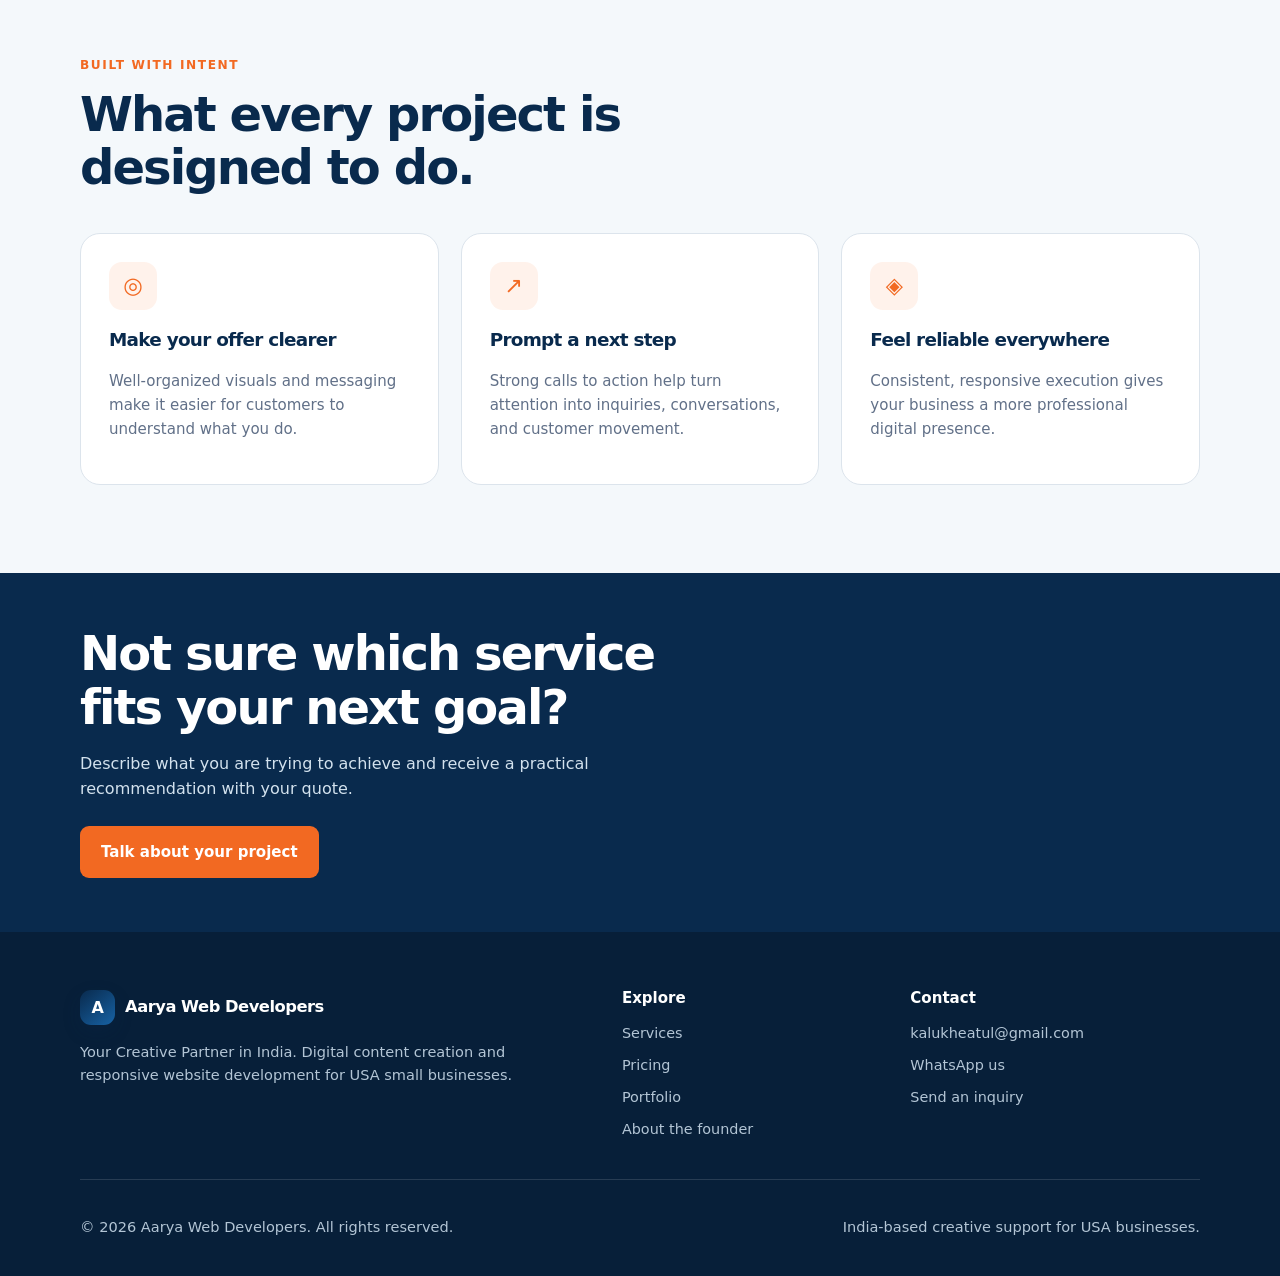
<file: services.html>
<!doctype html><html lang="en-US"><head><meta charset="utf-8"><meta name="viewport" content="width=device-width, initial-scale=1"><meta name="description" content="Explore digital content creation and website development services from Aarya Web Developers."><meta name="theme-color" content="#092a4d"><link rel="canonical" href="https://www.example.com/services.html"><link rel="stylesheet" href="assets/styles.css"><title>Services | Aarya Web Developers</title></head><body>
<a class="skip-link" href="#main">Skip to content</a><header class="site-header"><div class="container nav-wrap"><a class="brand" href="index.html" aria-label="Aarya Web Developers home"><b class="brand-mark">A</b><span>Aarya Web Developers</span></a><button class="menu-toggle" aria-label="Open navigation menu" aria-expanded="false">&#9776;</button><nav class="nav-links" aria-label="Primary navigation"><a href="index.html">Home</a><a href="services.html" aria-current="page">Services</a><a href="pricing.html">Pricing</a><a href="portfolio.html">Portfolio</a><a href="about.html">About</a><a href="why-us.html">Why Us</a><a class="btn btn-primary btn-sm" href="contact.html">Get a Quote</a></nav></div></header>
<main id="main"><section class="page-hero"><div class="container"><p class="eyebrow">Services</p><h1>Creative assets and websites built around your business goals.</h1><p>Whether your business needs a stronger daily presence or a sharper digital home, Aarya gives content creation and website development equal care.</p></div></section>
<section class="section"><div class="container grid two-col"><article class="service-detail reveal" id="content"><p class="eyebrow">01 / Digital content creation</p><h2>Consistent visual communication for busy businesses.</h2><p class="lead">Create recognizable, useful content across your channels without losing the details that make your brand feel like yours.</p><ul><li>Social media posters for offers, announcements, holidays, events, and campaigns</li><li>Marketing graphics for digital touchpoints</li><li>Branding support to establish a cohesive visual direction</li><li>Promotional videos for launches and messages</li><li>AI videos and short-form reels for modern content formats</li></ul><a class="btn btn-primary" href="contact.html?service=Digital%20Content%20Creation">Request a content quote</a></article><article class="service-detail reveal" id="web"><p class="eyebrow">02 / Website development</p><h2>A polished place for customers to understand and choose you.</h2><p class="lead">Make a first impression that carries through mobile, desktop, and every action your visitors need to take.</p><ul><li>Business websites that explain your offer with clarity</li><li>Focused landing pages for campaigns and lead generation</li><li>Responsive websites that work beautifully on any screen</li><li>Website redesigns that bring an existing presence up to date</li><li>Clear calls to action and inquiry-focused page structures</li></ul><a class="btn btn-primary" href="contact.html?service=Website%20Development">Request a website quote</a></article></div></section>
<section class="section section-soft"><div class="container"><div class="section-head"><div><p class="eyebrow">Built with intent</p><h2>What every project is designed to do.</h2></div></div><div class="grid three-col"><article class="card reveal"><div class="icon-box">◎</div><h3>Make your offer clearer</h3><p>Well-organized visuals and messaging make it easier for customers to understand what you do.</p></article><article class="card reveal"><div class="icon-box">↗</div><h3>Prompt a next step</h3><p>Strong calls to action help turn attention into inquiries, conversations, and customer movement.</p></article><article class="card reveal"><div class="icon-box">◈</div><h3>Feel reliable everywhere</h3><p>Consistent, responsive execution gives your business a more professional digital presence.</p></article></div></div></section>
<section class="banner"><div class="container"><h2>Not sure which service fits your next goal?</h2><p>Describe what you are trying to achieve and receive a practical recommendation with your quote.</p><a class="btn btn-primary" href="contact.html">Talk about your project</a></div></section></main>
<footer class="site-footer"><div class="container"><div class="footer-grid"><div><a class="brand" href="index.html"><b class="brand-mark">A</b><span>Aarya Web Developers</span></a><p>Your Creative Partner in India. Digital content creation and responsive website development for USA small businesses.</p></div><div><h3>Explore</h3><div class="footer-links"><a href="services.html">Services</a><a href="pricing.html">Pricing</a><a href="portfolio.html">Portfolio</a><a href="about.html">About the founder</a></div></div><div><h3>Contact</h3><div class="footer-links"><a href="mailto:kalukheatul@gmail.com">kalukheatul@gmail.com</a><a href="https://wa.me/918378938665" target="_blank" rel="noopener">WhatsApp us</a><a href="contact.html">Send an inquiry</a></div></div></div><div class="footer-bottom"><p>© 2026 Aarya Web Developers. All rights reserved.</p><p>India-based creative support for USA businesses.</p></div></div></footer><a class="whatsapp-float" href="https://wa.me/918378938665" target="_blank" rel="noopener" data-whatsapp>◉ WhatsApp</a><script src="assets/script.js"></script></body></html>
</file>
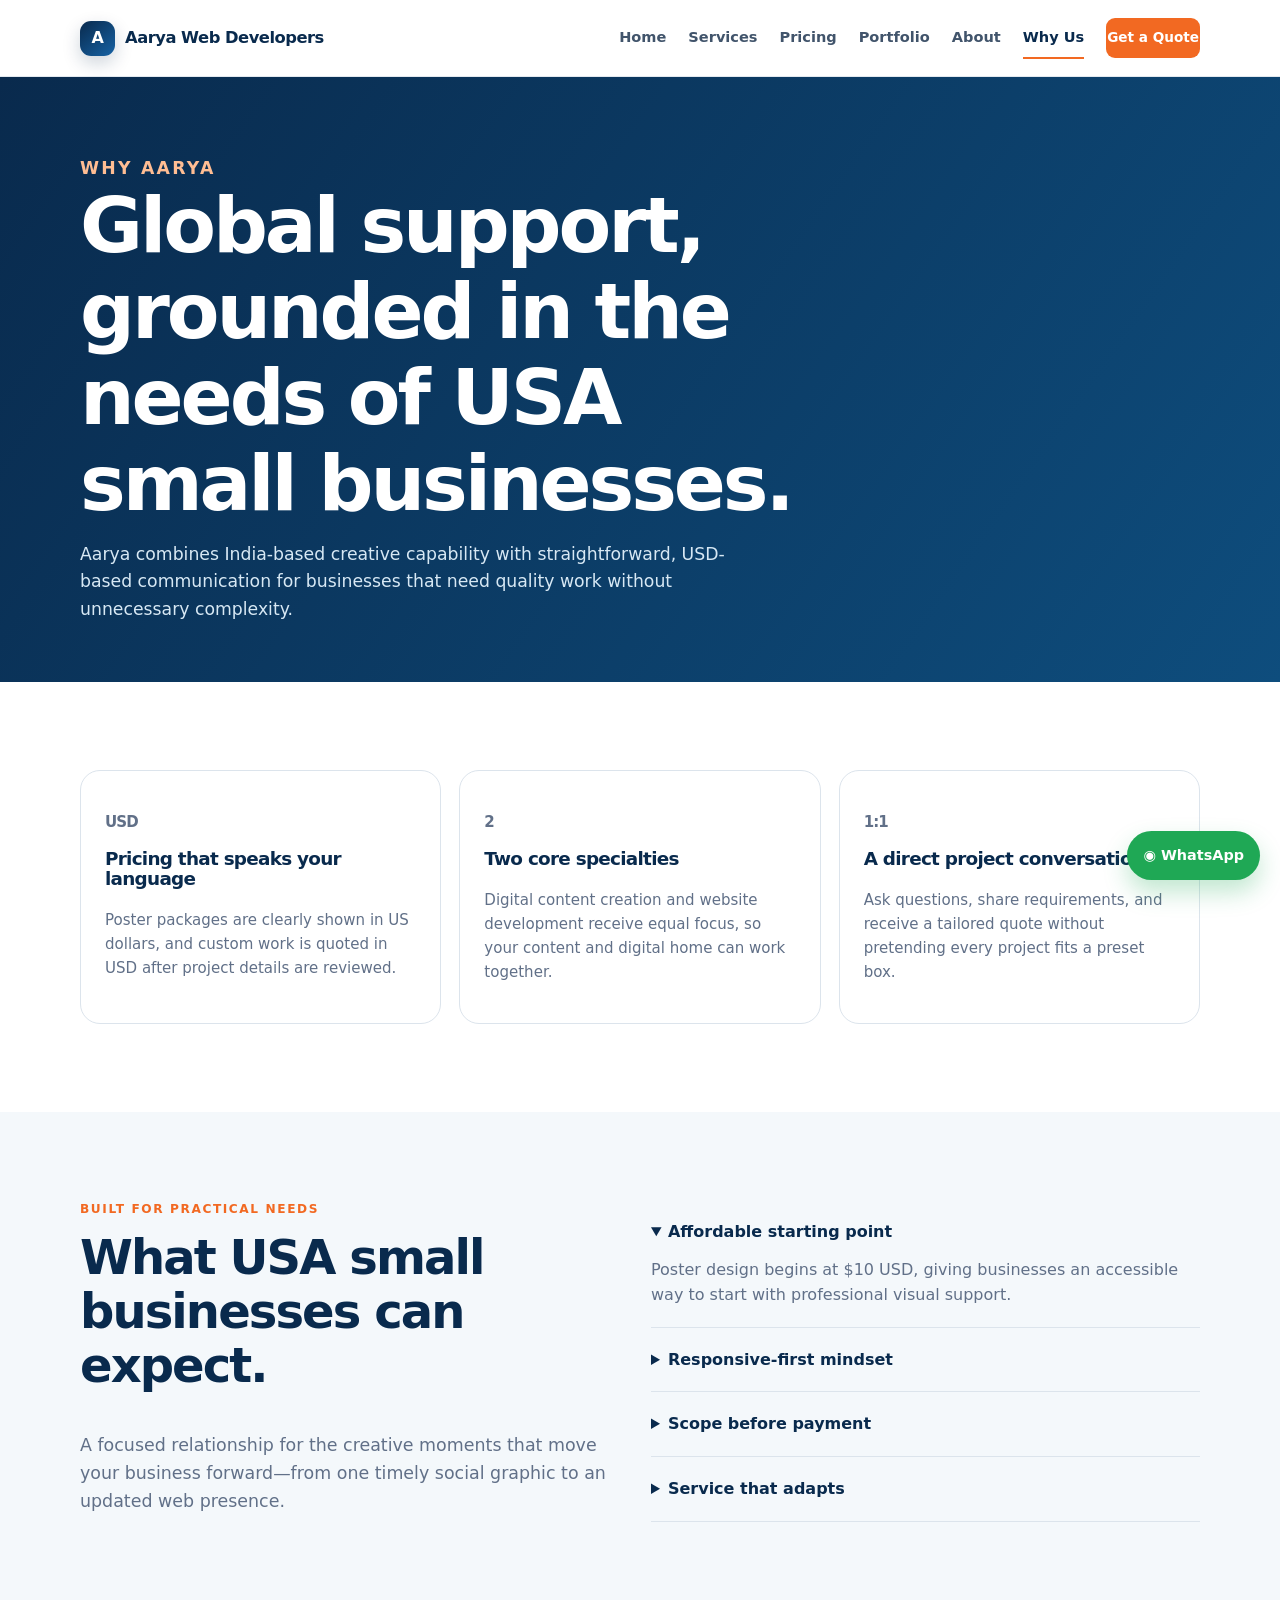
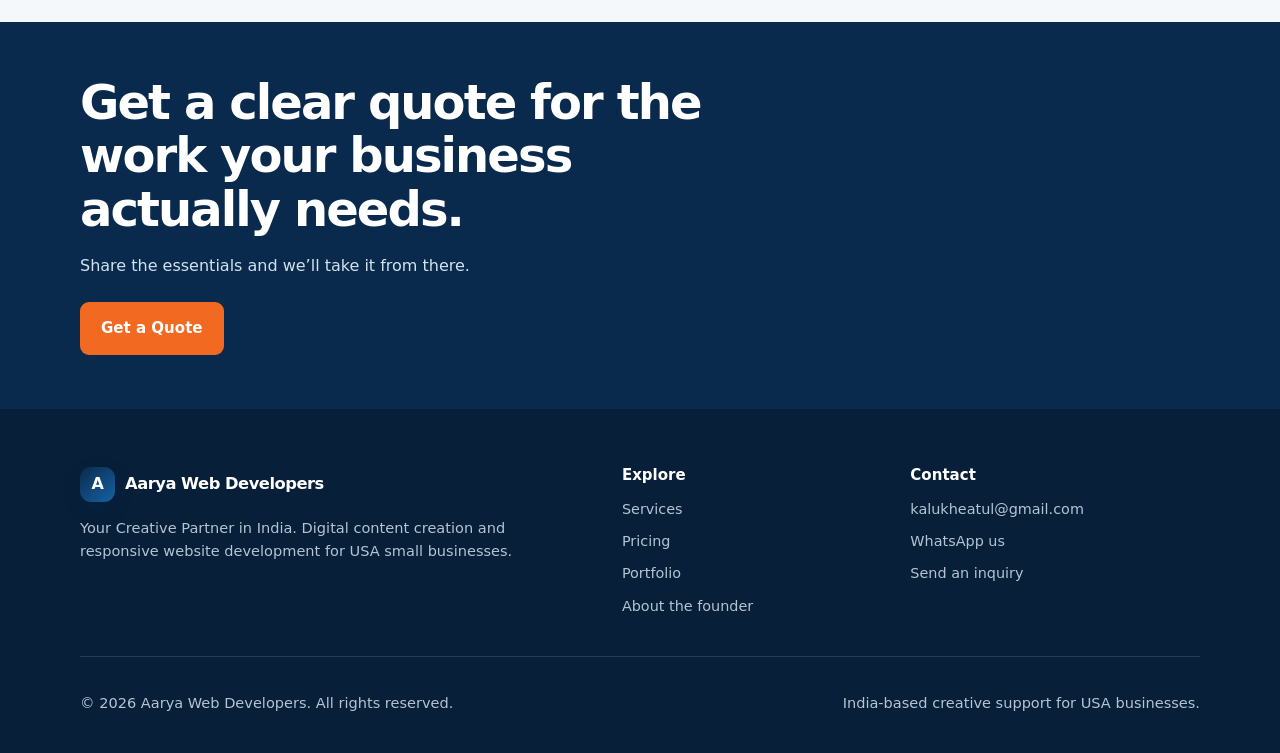
<file: why-us.html>
<!doctype html><html lang="en-US"><head><meta charset="utf-8"><meta name="viewport" content="width=device-width, initial-scale=1"><meta name="description" content="Why USA small businesses choose Aarya Web Developers for affordable, responsive creative and web support from India."><meta name="theme-color" content="#092a4d"><link rel="canonical" href="https://www.example.com/why-us.html"><link rel="stylesheet" href="assets/styles.css"><title>Why Choose Us | Aarya Web Developers</title></head><body>
<a class="skip-link" href="#main">Skip to content</a><header class="site-header"><div class="container nav-wrap"><a class="brand" href="index.html"><b class="brand-mark">A</b><span>Aarya Web Developers</span></a><button class="menu-toggle" aria-label="Open navigation menu" aria-expanded="false">&#9776;</button><nav class="nav-links" aria-label="Primary navigation"><a href="index.html">Home</a><a href="services.html">Services</a><a href="pricing.html">Pricing</a><a href="portfolio.html">Portfolio</a><a href="about.html">About</a><a href="why-us.html" aria-current="page">Why Us</a><a class="btn btn-primary btn-sm" href="contact.html">Get a Quote</a></nav></div></header>
<main id="main"><section class="page-hero"><div class="container"><p class="eyebrow">Why Aarya</p><h1>Global support, grounded in the needs of USA small businesses.</h1><p>Aarya combines India-based creative capability with straightforward, USD-based communication for businesses that need quality work without unnecessary complexity.</p></div></section><section class="section"><div class="container"><div class="comparison"><article class="card reveal"><p class="number">USD</p><h3>Pricing that speaks your language</h3><p>Poster packages are clearly shown in US dollars, and custom work is quoted in USD after project details are reviewed.</p></article><article class="card reveal"><p class="number">2</p><h3>Two core specialties</h3><p>Digital content creation and website development receive equal focus, so your content and digital home can work together.</p></article><article class="card reveal"><p class="number">1:1</p><h3>A direct project conversation</h3><p>Ask questions, share requirements, and receive a tailored quote without pretending every project fits a preset box.</p></article></div></div></section><section class="section section-soft"><div class="container grid two-col"><div><p class="eyebrow">Built for practical needs</p><h2>What USA small businesses can expect.</h2><p class="lead">A focused relationship for the creative moments that move your business forward—from one timely social graphic to an updated web presence.</p></div><div class="faq"><details open><summary>Affordable starting point</summary><p>Poster design begins at $10 USD, giving businesses an accessible way to start with professional visual support.</p></details><details><summary>Responsive-first mindset</summary><p>Website work is planned to feel clear and usable across phones, tablets, and desktop screens.</p></details><details><summary>Scope before payment</summary><p>Inquiries are reviewed first. A quotation comes before a Payoneer payment request is provided.</p></details><details><summary>Service that adapts</summary><p>Choose a poster package or request a quote for websites, branding, videos, AI videos, reels, and other needs.</p></details></div></div></section><section class="banner"><div class="container"><h2>Get a clear quote for the work your business actually needs.</h2><p>Share the essentials and we’ll take it from there.</p><a class="btn btn-primary" href="contact.html">Get a Quote</a></div></section></main>
<footer class="site-footer"><div class="container"><div class="footer-grid"><div><a class="brand" href="index.html"><b class="brand-mark">A</b><span>Aarya Web Developers</span></a><p>Your Creative Partner in India. Digital content creation and responsive website development for USA small businesses.</p></div><div><h3>Explore</h3><div class="footer-links"><a href="services.html">Services</a><a href="pricing.html">Pricing</a><a href="portfolio.html">Portfolio</a><a href="about.html">About the founder</a></div></div><div><h3>Contact</h3><div class="footer-links"><a href="mailto:kalukheatul@gmail.com">kalukheatul@gmail.com</a><a href="https://wa.me/918378938665" target="_blank" rel="noopener">WhatsApp us</a><a href="contact.html">Send an inquiry</a></div></div></div><div class="footer-bottom"><p>© 2026 Aarya Web Developers. All rights reserved.</p><p>India-based creative support for USA businesses.</p></div></div></footer><a class="whatsapp-float" href="https://wa.me/918378938665" target="_blank" rel="noopener" data-whatsapp>◉ WhatsApp</a><script src="assets/script.js"></script></body></html>
</file>
<file: assets/styles.css>
:root {
  --navy: #092a4d;
  --navy-2: #0e3a66;
  --orange: #f26922;
  --orange-dark: #cf4b0c;
  --ink: #15253a;
  --muted: #617088;
  --line: #dce4ec;
  --soft: #f4f8fb;
  --white: #fff;
  --shadow: 0 18px 45px rgba(9, 42, 77, .11);
  --radius: 20px;
}

* { box-sizing: border-box; }
html { scroll-behavior: smooth; }
body { margin: 0; color: var(--ink); background: var(--white); font-family: Inter, ui-sans-serif, system-ui, -apple-system, BlinkMacSystemFont, "Segoe UI", sans-serif; line-height: 1.6; }
body.menu-open { overflow: hidden; }
img { max-width: 100%; display: block; }
a { color: inherit; text-decoration: none; }
button, input, select, textarea { font: inherit; }
button { cursor: pointer; }
:focus-visible { outline: 3px solid #ffb581; outline-offset: 3px; }
.container { width: min(1120px, calc(100% - 40px)); margin: auto; }
.skip-link { position: absolute; top: -100px; left: 20px; background: var(--orange); color: white; padding: 10px 14px; border-radius: 8px; z-index: 100; }
.skip-link:focus { top: 15px; }
.site-header { position: sticky; top: 0; z-index: 50; background: rgba(255,255,255,.95); backdrop-filter: blur(14px); border-bottom: 1px solid rgba(220,228,236,.8); }
.nav-wrap { min-height: 76px; display: flex; align-items: center; justify-content: space-between; gap: 18px; }
.brand { display: flex; align-items: center; gap: 10px; font-weight: 800; color: var(--navy); letter-spacing: -.03em; }
.brand-mark { display: grid; place-items: center; width: 35px; height: 35px; color: white; background: linear-gradient(140deg, var(--navy), #1762a4); border-radius: 11px; box-shadow: 0 7px 18px rgba(9,42,77,.2); }
.brand span { font-size: 1.02rem; }
.nav-links { display: flex; align-items: center; gap: 22px; color: #41546b; font-size: .91rem; font-weight: 650; }
.nav-links a { padding: 8px 0; border-bottom: 2px solid transparent; }
.nav-links a:hover, .nav-links a[aria-current="page"] { color: var(--navy); border-color: var(--orange); }
.menu-toggle { display: none; border: 0; background: transparent; color: var(--navy); font-size: 1.6rem; padding: 8px; }
.btn { display: inline-flex; align-items: center; justify-content: center; gap: 9px; padding: 13px 20px; border: 1px solid transparent; border-radius: 9px; font-weight: 750; font-size: .94rem; transition: transform .2s, box-shadow .2s, background .2s; }
.btn:hover { transform: translateY(-2px); box-shadow: 0 10px 24px rgba(9,42,77,.15); }
.btn-primary { color: white; background: var(--orange); }
.btn-primary:hover { background: var(--orange-dark); }
.btn-dark { color: white; background: var(--navy); }
.btn-light { color: var(--navy); background: white; border-color: #cbd7e2; }
.btn-sm { padding: 9px 15px; font-size: .85rem; }
.eyebrow { margin: 0 0 12px; color: var(--orange); font-size: .76rem; letter-spacing: .13em; font-weight: 850; text-transform: uppercase; }
h1, h2, h3 { margin-top: 0; color: var(--navy); line-height: 1.12; letter-spacing: -.04em; }
h1 { font-size: clamp(2.35rem, 6vw, 4.8rem); }
h2 { font-size: clamp(1.85rem, 4vw, 3rem); }
h3 { font-size: 1.15rem; }
.lead { max-width: 650px; color: var(--muted); font-size: 1.09rem; }
.section { padding: 88px 0; }
.section-soft { background: var(--soft); }
.section-head { display: flex; justify-content: space-between; align-items: end; gap: 28px; margin-bottom: 38px; }
.section-head h2 { max-width: 620px; margin-bottom: 0; }
.hero { padding: 74px 0 68px; overflow: hidden; background: linear-gradient(135deg, #f6faff 0%, white 48%, #fff6f0 100%); }
.hero-grid { display: grid; grid-template-columns: 1.1fr .9fr; align-items: center; gap: 42px; }
.hero h1 { max-width: 650px; margin-bottom: 18px; }
.hero h1 em { color: var(--orange); font-style: normal; }
.hero-actions { display: flex; flex-wrap: wrap; gap: 12px; margin: 28px 0; }
.micro-copy { margin: 0; color: #708097; font-size: .84rem; }
.hero-visual { position: relative; min-height: 420px; display: grid; place-items: center; }
.visual-orb { position: absolute; width: 340px; height: 340px; border-radius: 50%; background: radial-gradient(circle at 35% 30%, #4c98d4, var(--navy) 65%); box-shadow: 0 30px 80px rgba(9,42,77,.22); }
.visual-panel { position: relative; width: min(100%, 390px); padding: 18px; background: rgba(255,255,255,.96); border: 1px solid rgba(255,255,255,.8); border-radius: 18px; box-shadow: var(--shadow); transform: rotate(-3deg); }
.panel-top { display: flex; gap: 6px; padding-bottom: 16px; border-bottom: 1px solid var(--line); }
.panel-top i { width: 8px; height: 8px; background: #d4dee6; border-radius: 50%; }
.panel-top i:first-child { background: var(--orange); }
.panel-line { height: 13px; margin: 14px 0; background: #e6eef5; border-radius: 5px; }
.panel-line.wide { width: 88%; background: var(--navy); }
.panel-line.medium { width: 67%; }
.panel-tiles { display: grid; grid-template-columns: repeat(3,1fr); gap: 10px; margin-top: 18px; }
.panel-tiles span { height: 92px; border-radius: 11px; background: linear-gradient(135deg, #ffdbca, #f26922); }
.panel-tiles span:nth-child(2) { background: linear-gradient(135deg, #c7e2f5, #277dbb); }
.panel-tiles span:nth-child(3) { background: linear-gradient(135deg, #dce7f6, #809bc1); }
.floating-tag { position: absolute; right: 0; bottom: 40px; padding: 12px 15px; color: white; background: var(--orange); border-radius: 11px; font-size: .82rem; font-weight: 800; box-shadow: 0 12px 28px rgba(242,105,34,.35); }
.trust-row { display: flex; flex-wrap: wrap; gap: 20px 30px; color: #53667e; font-weight: 700; font-size: .88rem; }
.trust-row span { display: flex; align-items: center; gap: 7px; }
.trust-row b { color: var(--orange); }
.grid { display: grid; gap: 22px; }
.two-col { grid-template-columns: repeat(2,1fr); }
.three-col { grid-template-columns: repeat(3,1fr); }
.four-col { grid-template-columns: repeat(4,1fr); }
.card { padding: 28px; background: white; border: 1px solid var(--line); border-radius: var(--radius); transition: transform .22s, box-shadow .22s, border-color .22s; }
.card:hover { transform: translateY(-5px); border-color: #bfd3e4; box-shadow: var(--shadow); }
.icon-box { display: grid; place-items: center; width: 48px; height: 48px; margin-bottom: 20px; color: var(--orange); background: #fff2eb; border-radius: 13px; font-size: 1.4rem; }
.card p, .feature-list { color: var(--muted); font-size: .94rem; }
.text-link { color: var(--navy); font-weight: 800; font-size: .9rem; }
.text-link:hover { color: var(--orange); }
.text-link::after { content: ' →'; }
.pricing-card { position: relative; display: flex; flex-direction: column; padding: 28px; border: 1px solid var(--line); border-radius: var(--radius); background: white; }
.pricing-card.featured { border: 2px solid var(--orange); box-shadow: 0 20px 40px rgba(242,105,34,.12); }
.price-tag { position: absolute; top: -13px; left: 24px; padding: 4px 10px; color: white; background: var(--orange); border-radius: 100px; font-size: .7rem; font-weight: 800; letter-spacing: .05em; text-transform: uppercase; }
.price { margin: 10px 0 18px; color: var(--navy); font-size: 2.5rem; font-weight: 850; letter-spacing: -.06em; }
.price small { color: var(--muted); font-size: .9rem; font-weight: 650; letter-spacing: 0; }
.feature-list { margin: 0 0 24px; padding: 0; list-style: none; }
.feature-list li { margin: 9px 0; }
.feature-list li::before { content: '✓'; margin-right: 9px; color: var(--orange); font-weight: 900; }
.pricing-card .btn { margin-top: auto; }
.process { counter-reset: process; }
.process-item { position: relative; padding-left: 72px; }
.process-item::before { counter-increment: process; content: '0' counter(process); position: absolute; top: 0; left: 0; color: #b9d4e9; font-size: 2.5rem; font-weight: 850; letter-spacing: -.07em; }
.banner { padding: 54px 0; color: white; background: var(--navy); }
.banner h2 { color: white; max-width: 650px; margin-bottom: 12px; }
.banner p { max-width: 630px; margin-bottom: 24px; color: #d3e2ee; }
.page-hero { padding: 78px 0 58px; color: white; background: linear-gradient(125deg, var(--navy), #0e4d7d); }
.page-hero h1 { color: white; max-width: 760px; margin-bottom: 14px; }
.page-hero p { max-width: 660px; margin: 0; color: #d7e8f4; font-size: 1.08rem; }
.page-hero .eyebrow { color: #ffbd93; }
.service-detail { padding: 38px; border-radius: var(--radius); background: white; border: 1px solid var(--line); }
.service-detail ul { padding-left: 18px; color: var(--muted); }
.portfolio-filters { display: flex; flex-wrap: wrap; gap: 9px; margin-bottom: 30px; }
.filter-btn { padding: 9px 14px; color: #476078; background: white; border: 1px solid var(--line); border-radius: 8px; font-size: .87rem; font-weight: 750; }
.filter-btn.active, .filter-btn:hover { color: white; background: var(--navy); border-color: var(--navy); }
.portfolio-grid { display: grid; grid-template-columns: repeat(3,1fr); gap: 20px; }
.work-item { overflow: hidden; border: 1px solid var(--line); border-radius: 16px; background: white; transition: transform .22s, box-shadow .22s; }
.work-item:hover { transform: translateY(-4px); box-shadow: var(--shadow); }
.work-item[hidden] { display: none; }
.work-art { min-height: 208px; position: relative; overflow: hidden; background: #e7eff6; }
.work-art::before, .work-art::after { content: ''; position: absolute; border-radius: 50%; }
.art-orange { background: linear-gradient(145deg, #f5f4ed, #ffad78); }
.art-orange::before { width: 170px; height: 170px; right: -34px; top: -20px; background: var(--orange); }
.art-orange::after { width: 102px; height: 102px; left: 28px; bottom: -26px; border: 18px solid var(--navy); }
.art-blue { background: linear-gradient(140deg, #0a2d51, #287fb7); }
.art-blue::before { width: 140px; height: 140px; left: -25px; top: 30px; background: #f26922; }
.art-blue::after { width: 115px; height: 115px; right: 25px; bottom: -25px; border: 18px solid rgba(255,255,255,.75); }
.art-green { background: linear-gradient(140deg, #f6ece2, #d4e6b5); }
.art-green::before { width: 150px; height: 150px; right: -10px; bottom: -30px; background: #547451; }
.art-green::after { width: 84px; height: 84px; left: 34px; top: 30px; background: #f26922; }
.art-pink { background: linear-gradient(145deg, #fff3f5, #f9bcc8); }
.art-pink::before { width: 130px; height: 130px; left: -25px; bottom: -16px; background: #8a315d; }
.art-pink::after { width: 160px; height: 160px; right: -45px; top: -44px; border: 24px solid white; }
.art-web { background: linear-gradient(135deg, #e4edf6, #ffffff); }
.art-web::before { width: 74%; height: 64%; top: 20%; left: 13%; border-radius: 10px; background: linear-gradient(#0a3158 14%, white 14%); box-shadow: 0 15px 22px rgba(9,42,77,.14); }
.art-web::after { width: 37%; height: 6px; left: 28%; bottom: 27%; background: var(--orange); border-radius: 100px; }
.work-info { padding: 18px; }
.work-info small { color: var(--orange); font-weight: 800; letter-spacing: .08em; text-transform: uppercase; }
.work-info h3 { margin: 4px 0 0; font-size: 1.04rem; }
.founder-grid { display: grid; grid-template-columns: .8fr 1.2fr; align-items: center; gap: 56px; }
.photo-placeholder { min-height: 400px; display: grid; place-items: center; overflow: hidden; color: #7991a7; background: linear-gradient(145deg, #dceaf4, #f6fafc); border: 2px dashed #adc4d6; border-radius: var(--radius); text-align: center; }
.photo-placeholder span { display: block; margin-bottom: 10px; font-size: 3.4rem; }
.note { padding: 17px 20px; color: #4d6177; background: #f6f9fc; border-left: 4px solid var(--orange); border-radius: 0 10px 10px 0; font-size: .9rem; }
.comparison { display: grid; grid-template-columns: repeat(3,1fr); gap: 18px; }
.comparison .card { padding: 24px; }
.number { color: var(--orange); font-size: 2.05rem; font-weight: 850; letter-spacing: -.06em; }
.faq details { padding: 19px 0; border-bottom: 1px solid var(--line); }
.faq summary { cursor: pointer; color: var(--navy); font-weight: 800; }
.faq p { margin: 12px 0 0; color: var(--muted); }
.contact-grid { display: grid; grid-template-columns: .8fr 1.2fr; gap: 42px; }
.contact-point { display: flex; gap: 14px; margin: 20px 0; }
.contact-point i { display: grid; flex: 0 0 43px; height: 43px; place-items: center; color: var(--orange); background: #fff1ea; border-radius: 11px; font-style: normal; }
.contact-point strong { display: block; color: var(--navy); }
.contact-point p { margin: 2px 0 0; color: var(--muted); font-size: .92rem; }
.form-card { padding: 30px; border: 1px solid var(--line); border-radius: var(--radius); background: white; box-shadow: var(--shadow); }
.form-grid { display: grid; grid-template-columns: 1fr 1fr; gap: 16px; }
.field { display: grid; gap: 7px; margin-bottom: 16px; }
.field label { color: #30455b; font-size: .87rem; font-weight: 800; }
.field input, .field select, .field textarea { width: 100%; padding: 12px 13px; color: var(--ink); border: 1px solid #cbd7e1; border-radius: 8px; background: white; }
.field textarea { min-height: 135px; resize: vertical; }
.field input:focus, .field select:focus, .field textarea:focus { border-color: var(--orange); outline: 3px solid #fff0e8; }
.form-status { min-height: 23px; margin: 14px 0 0; font-size: .9rem; font-weight: 700; }
.form-status.success { color: #1b6b40; }.form-status.error { color: #ad2d25; }
.hp-field { position: absolute; left: -9999px; height: 1px; overflow: hidden; }
.payment-box { padding: 28px; border: 1px dashed #aac0d1; border-radius: var(--radius); background: #f9fcff; }
.qr-placeholder { display: grid; place-items: center; width: 136px; height: 136px; margin: 20px 0; color: #607995; border: 2px dashed #a7bdcf; background: white; border-radius: 10px; font-size: .8rem; text-align: center; }
.site-footer { padding: 58px 0 24px; color: #d3e1ee; background: #071f39; }
.footer-grid { display: grid; grid-template-columns: 1.4fr .7fr .8fr; gap: 35px; padding-bottom: 38px; }
.site-footer .brand { color: white; }.site-footer p { color: #b3c5d5; font-size: .91rem; }.site-footer h3 { color: white; font-size: .94rem; letter-spacing: 0; }.site-footer a:hover { color: #ffbd93; }
.footer-links { display: grid; gap: 9px; color: #b3c5d5; font-size: .9rem; }
.footer-bottom { display: flex; justify-content: space-between; gap: 20px; padding-top: 20px; border-top: 1px solid rgba(255,255,255,.13); color: #a9bdce; font-size: .8rem; }
.whatsapp-float { position: fixed; right: 20px; bottom: 20px; z-index: 30; display: inline-flex; align-items: center; gap: 9px; padding: 13px 16px; color: white; background: #1fa855; border-radius: 100px; box-shadow: 0 12px 25px rgba(31,168,85,.28); font-weight: 800; font-size: .9rem; }
.whatsapp-float:hover { background: #128b43; }
.reveal { opacity: 0; transform: translateY(16px); transition: opacity .55s ease, transform .55s ease; }.reveal.visible { opacity: 1; transform: translateY(0); }
@media (max-width: 850px) {
  .menu-toggle { display: block; }.nav-links { position: fixed; inset: 76px 0 auto; display: grid; gap: 0; padding: 12px 20px 20px; background: white; border-bottom: 1px solid var(--line); box-shadow: var(--shadow); transform: translateY(-125%); transition: transform .25s; }.nav-links.open { transform: translateY(0); }.nav-links a { padding: 12px 0; }.nav-links .btn { margin-top: 6px; }.hero-grid, .founder-grid, .contact-grid { grid-template-columns: 1fr; }.hero-visual { min-height: 345px; }.hero-copy { padding-top: 8px; }.three-col { grid-template-columns: repeat(2, 1fr); }.four-col { grid-template-columns: repeat(2,1fr); }.portfolio-grid { grid-template-columns: repeat(2,1fr); }.footer-grid { grid-template-columns: 1fr 1fr; }.footer-grid > :first-child { grid-column: 1 / -1; }
}
@media (max-width: 560px) {
  .container { width: min(100% - 30px, 1120px); }.section { padding: 62px 0; }.hero { padding: 50px 0 55px; }.section-head { display: block; margin-bottom: 28px; }.section-head .text-link { display: inline-block; margin-top: 15px; }.two-col, .three-col, .four-col, .comparison, .portfolio-grid, .form-grid { grid-template-columns: 1fr; }.card, .pricing-card, .service-detail, .form-card { padding: 23px; }.hero-visual { min-height: 295px; transform: scale(.9); margin: -10px 0; }.visual-orb { width: 285px; height: 285px; }.floating-tag { right: -5px; bottom: 20px; }.footer-grid { grid-template-columns: 1fr; }.footer-grid > :first-child { grid-column: auto; }.footer-bottom { display: block; }.footer-bottom p + p { margin-top: 8px; }.whatsapp-float { padding: 12px 15px; }.page-hero { padding: 58px 0 47px; }
}
@media (prefers-reduced-motion: reduce) { html { scroll-behavior: auto; } *, *::before, *::after { transition-duration: .01ms !important; animation-duration: .01ms !important; animation-iteration-count: 1 !important; } }

.founder-photo {
    width: 100%;
    height: 100%;
    object-fit: cover;
    object-position: center;
    border-radius: 15px;
    display: block;
}
</file>
